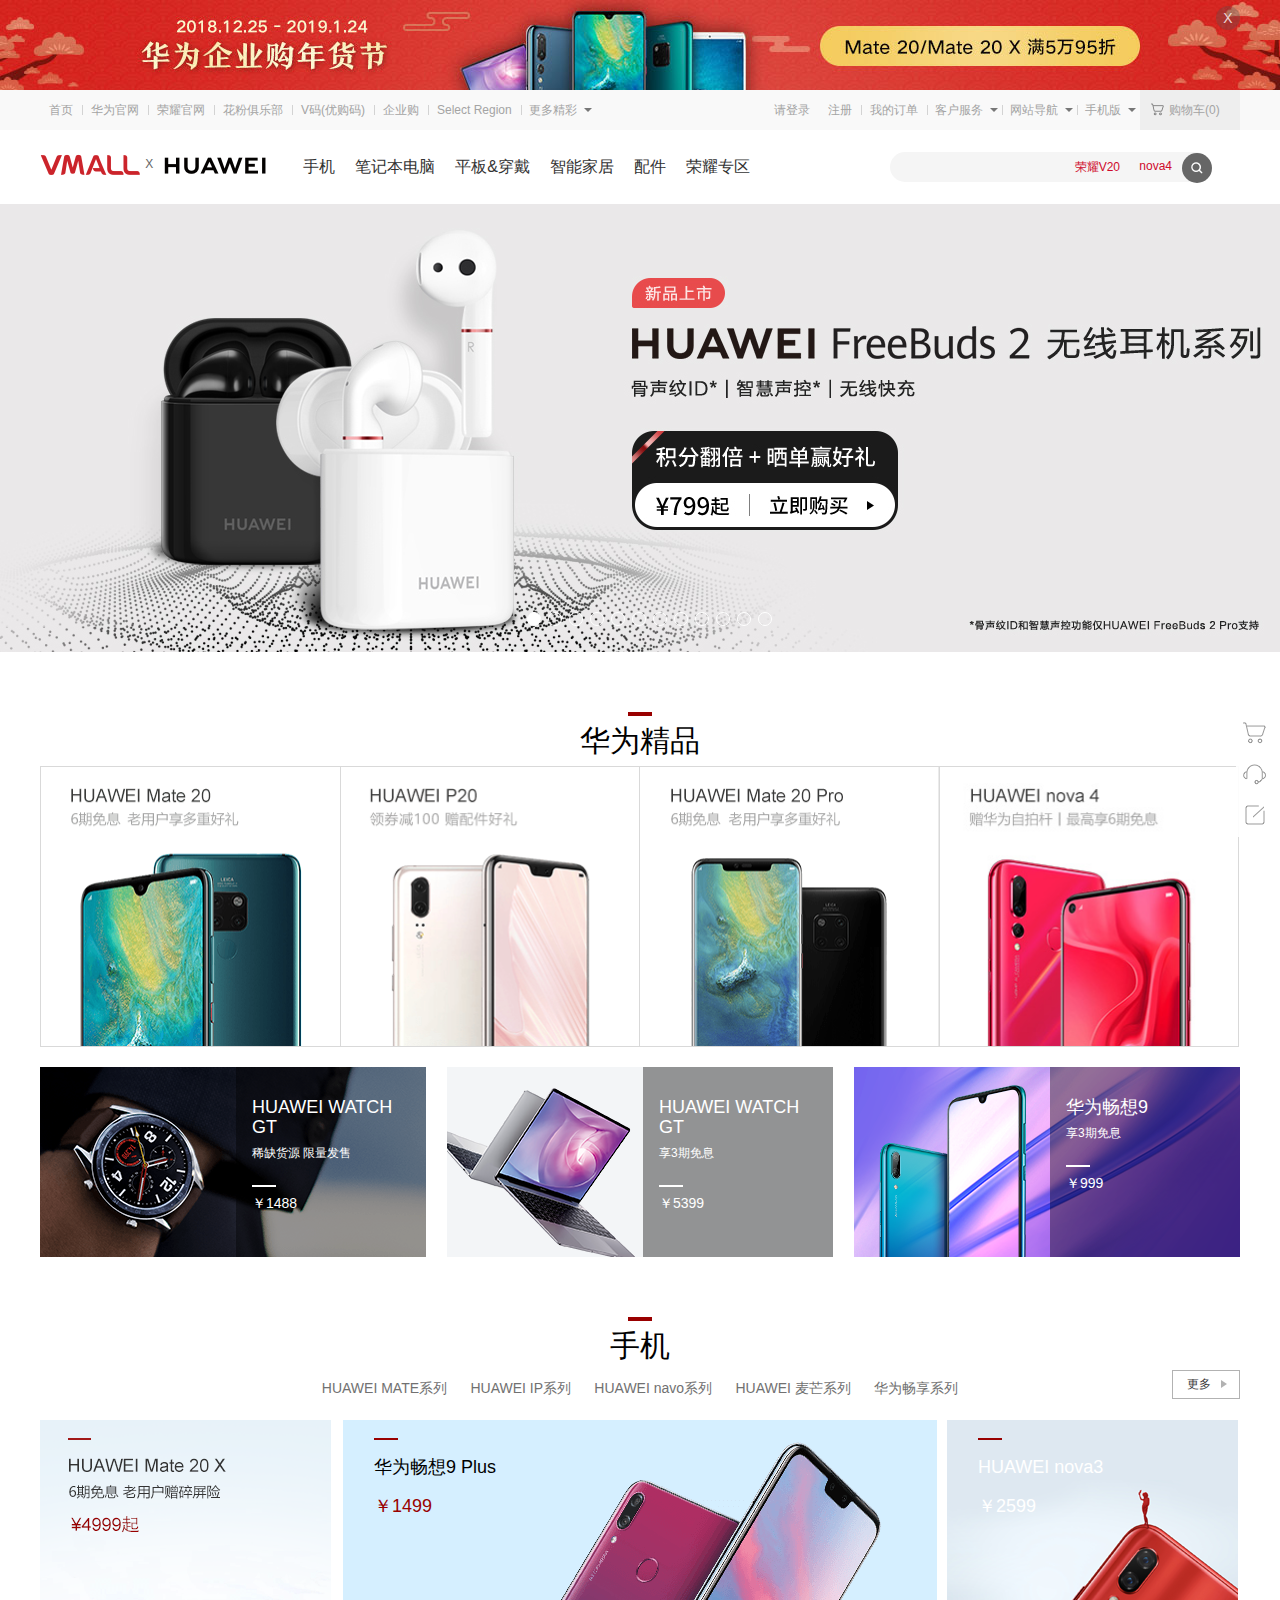
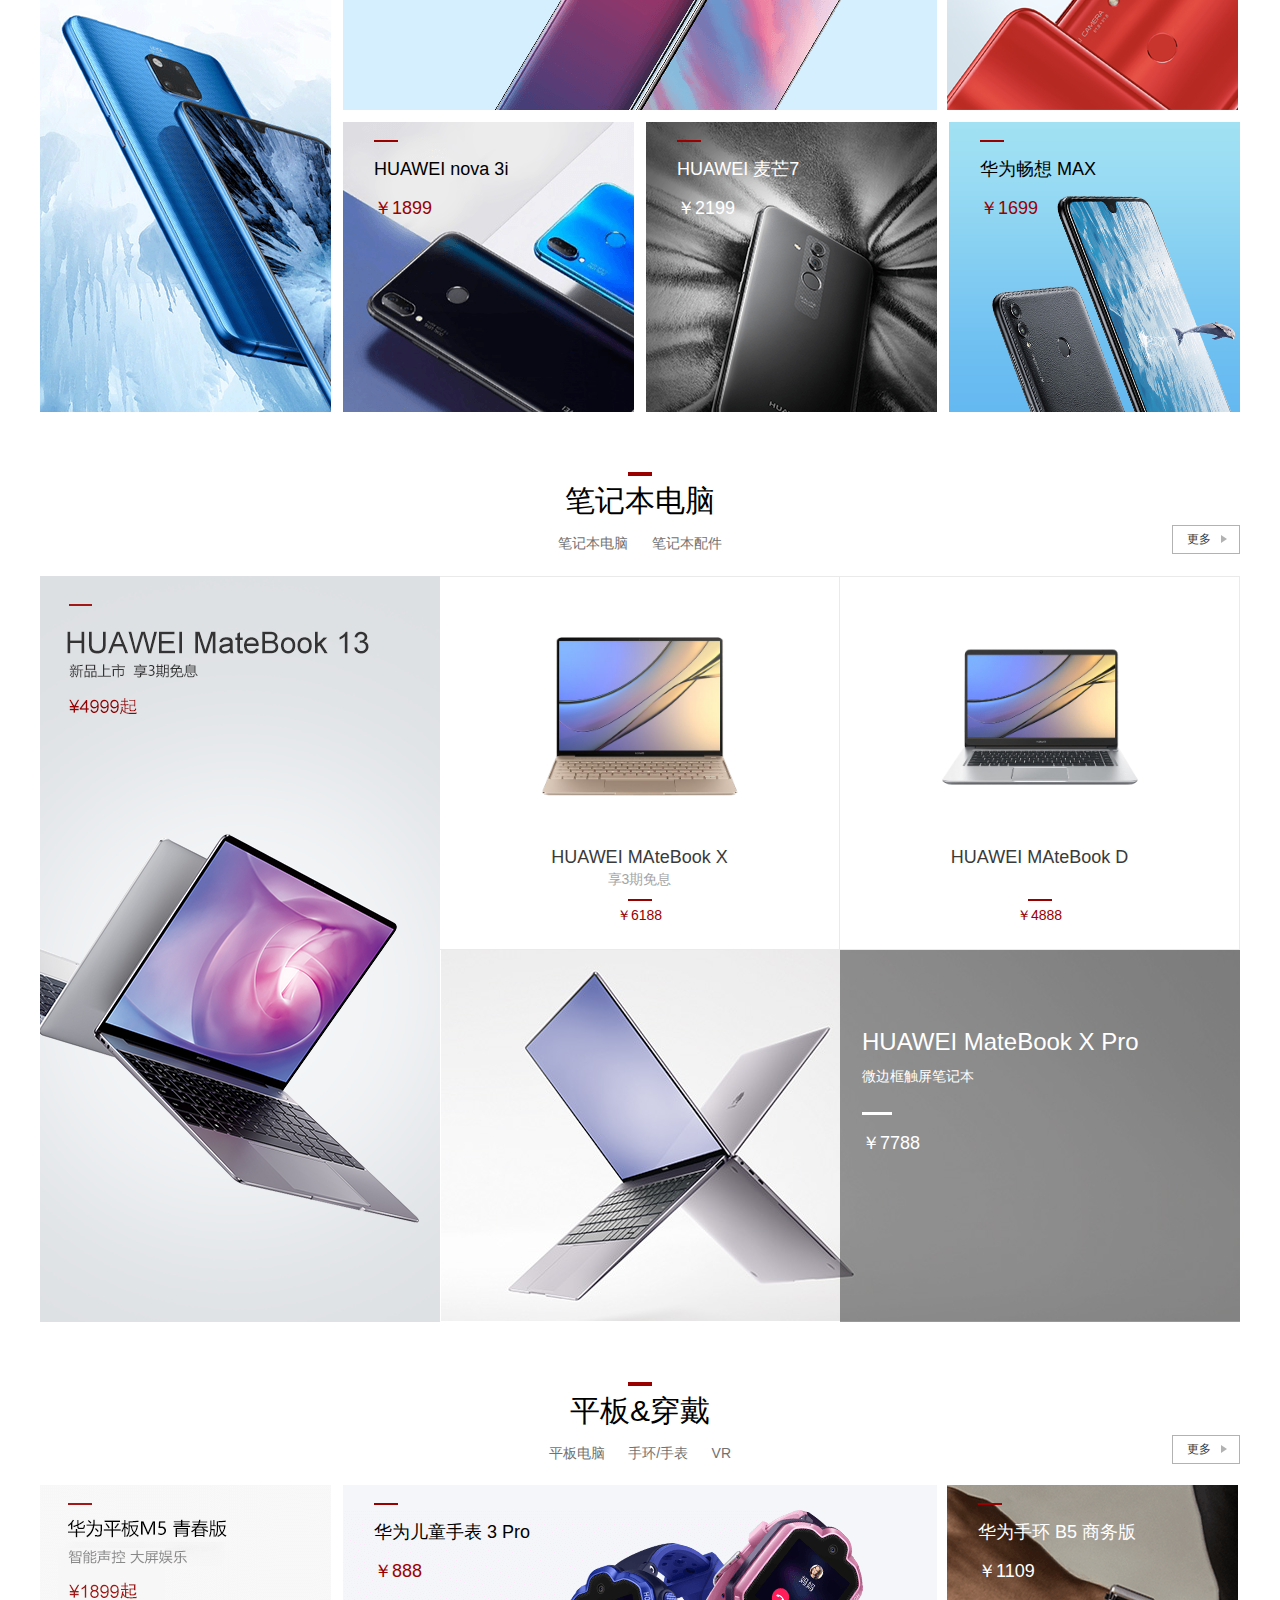
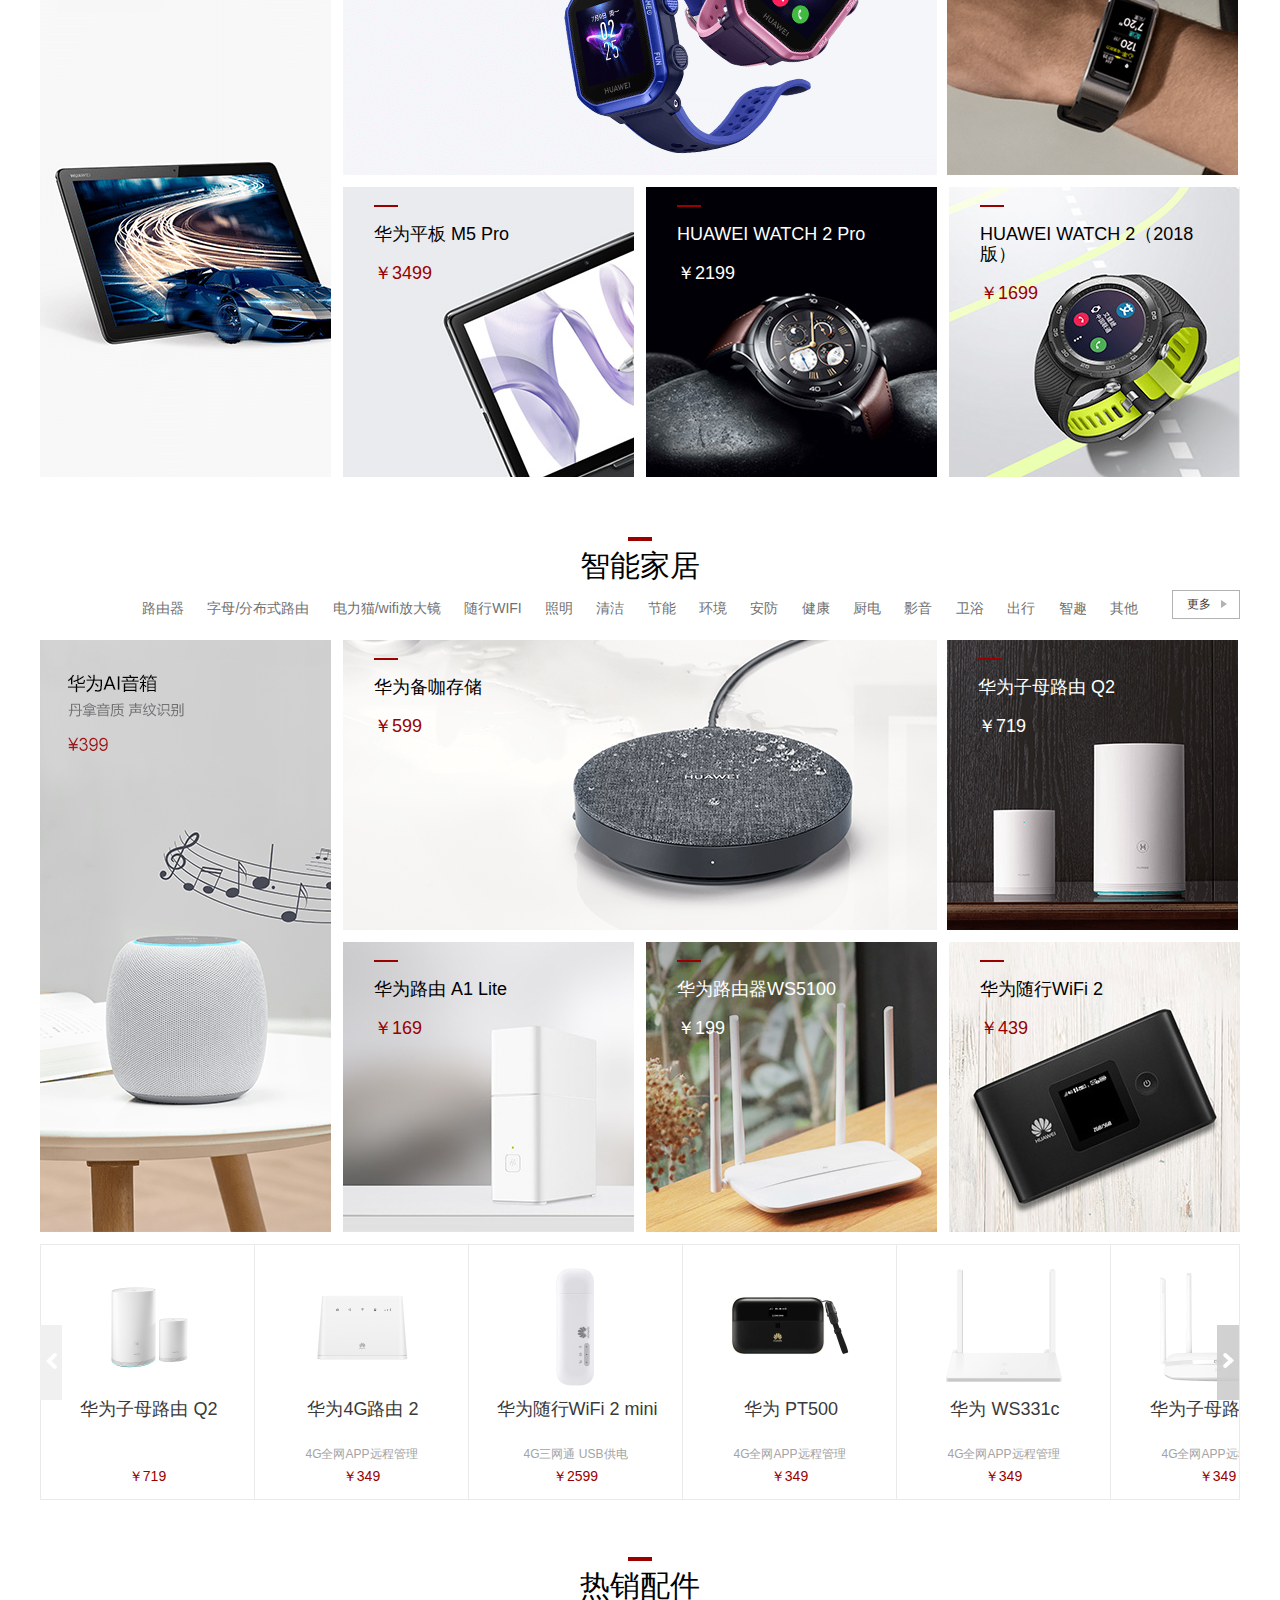
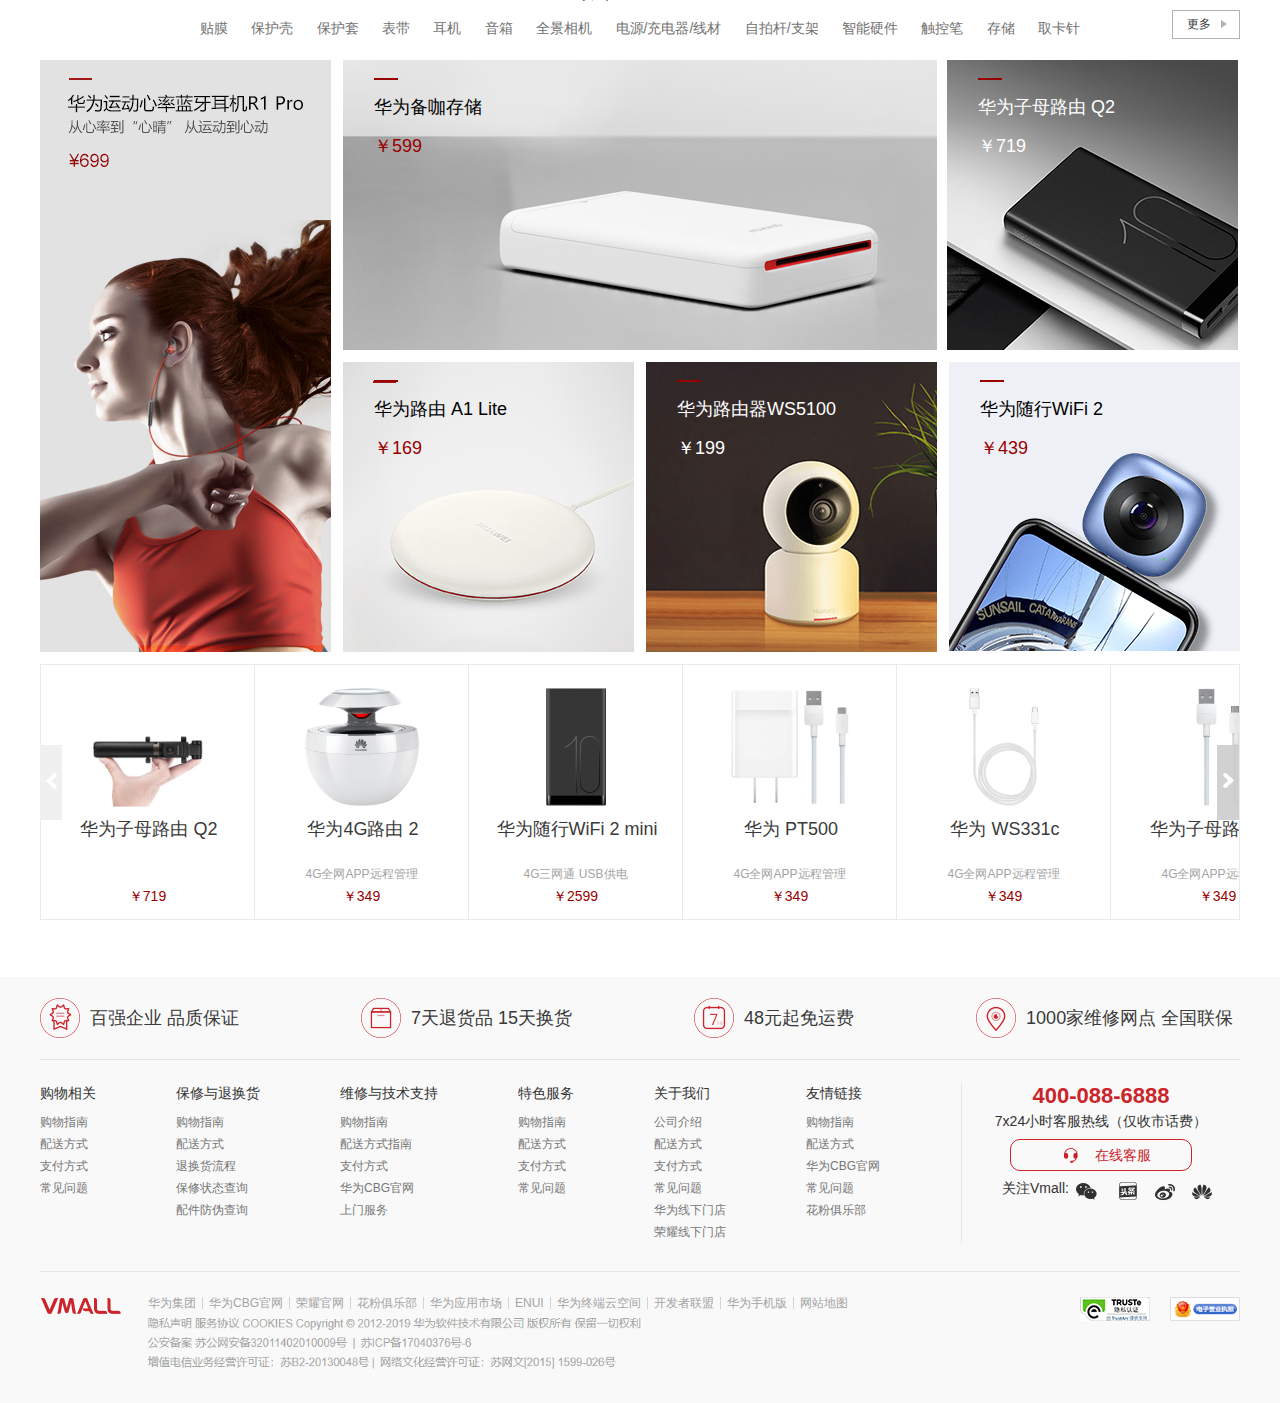
<file: target/info/huaweiPrefecture.html>
<!DOCTYPE html>
<html lang="en">
<head>
	<meta charset="UTF-8">
	<title>【华为专区】华为Mate20、华为P30、P30 Pro、华为Mate20保时捷版、华为nova4系列 – 华为商城</title>
	<link rel="stylesheet" type="text/css" href="css/base.css">
	<link rel="stylesheet" type="text/css" href="commonCss/nav.css">
	<link rel="stylesheet" type="text/css" href="commonCss/footer.css">
	<link rel="stylesheet" type="text/css" href="commonCss/fixedMenu.css">
	<link rel="stylesheet" type="text/css" href="css/huaweiPrefecture.css">
	<link rel="shortcut icon" href="img/index/favicon.ico">
	<script type="text/javascript" src="js/jquery.js"></script>
	<script type="text/javascript" src="js/huaweiPrefecture.js"></script>
</head>
<body>
	<header id="header" class="t">		
		<div id="topAd" class="t">
			<a href="#" title="荣耀" >
				<div id="topAdC" class="c">
						<div id="close">
							<object><a href="#" title="关闭">X</a></object>
						</div>
				</div>
			</a>
		</div>
		<!-- <nav id="navTop" class="t">
			<div id="navTopC" class="c">
				<ul id="navTopLeft" class="l">
					<li class="topLinks" id="indexPage"><a href="index.html">首页</a></li>
					<li class="topLinks"><a href="">华为官网</a></li>
					<li class="topLinks"><a href="">荣耀官网</a></li>
					<li class="topLinks"><a href="">花粉俱乐部</a></li>
					<li class="topLinks"><a href="">V码(优购码)</a></li>
					<li class="topLinks"><a href="">企业购</a></li>
					<li class="topLinks"><a href="">Select Region</a></li></li>
					<li class="topLinks" id="moreWonderful">
						<div class="topNavDropdown" id="moreWonderfulBox">
							<a class="topNavDropdownLink" href="">更多精彩</a>
							<ul id="moreWonderfulMemu">
								<li class="wondefulLink"><a href="">EMUI</a></li>
								<li class="wondefulLink"><a href="">应用市场</a></li>
								<li class="wondefulLink"><a href="">华为终端云空间</a></li>
								<li class="wondefulLink"><a href="">开发者联盟</a></li>
							</ul>
						</div>						
					</li>
				</ul>

				<ul id="navTopRight" class="r">
					<li id="login" class="topLinks"><a  href="login.html">请登录</a></li>
					<li id="register" class="topLinks"><a href="register.html">注册</a></li>
					<li class="topLinks"><a href="">我的订单</a></li>
					<li class="topLinks">
						<div class="topNavDropdown">
							<a class="topNavDropdownLink" href="">客户服务</a>
						</div>
					</li>
					<li class="topLinks">
						<div class="topNavDropdown">
							<a class="topNavDropdownLink" href="">网站导航</a>
						</div>
					</li>
					<li class="topLinks">
						<div class="topNavDropdown">
							<a class="topNavDropdownLink" href="">手机版</a>
						</div>
					</li>
					<li id="buyCarBox" class="topLinks"><a href="" id="buyCarLink">
						购物车(0)
					</a></li>
				</ul>
			</div>
		</nav> -->
		<nav id="navTop" class="t">
				<div id="navTopC" class="c">
					<ul id="navTopLeft" class="l">
						<li class="topLinks" id="indexPage"><a href="index.html">首页</a></li>
						<li class="topLinks"><a href="">华为官网</a></li>
						<li class="topLinks"><a href="">荣耀官网</a></li>
						<li class="topLinks"><a href="">花粉俱乐部</a></li>
						<li class="topLinks"><a href="">V码(优购码)</a></li>
						<li class="topLinks"><a href="">企业购</a></li>
						<li class="topLinks"><a href="">Select Region</a></li></li>
						<li class="topLinks" id="moreWonderful">
							<div class="topNavDropdown" id="moreWonderfulBox">
								<a class="topNavDropdownLink" href="">更多精彩</a>
								<ul class="mySecondMemu" id="moreWonderfulMemu">
									<li class="wondefulLink myLinks"><a href="">EMUI</a></li>
									<li class="myLinks wondefulLink"><a href="">应用市场</a></li>
									<li class="myLinks wondefulLink"><a href="">华为终端云空间</a></li>
									<li class="myLinks wondefulLink"><a href="">开发者联盟</a></li>
								</ul>
							</div>						
						</li>
					</ul>

					<ul id="navTopRight" class="r">
						<li id="login" class="topLinks"><a  href="login.html">请登录</a></li>
						<li id="register" class="topLinks"><a href="register.html">注册</a></li>
						<li class="topLinks"><a href="">我的订单</a></li>
						<li class="topLinks">
							<div class="topNavDropdown">
								<a class="topNavDropdownLink" href="">客户服务</a>
								<ul class="mySecondMemu" id="clientMemu">
									<li class="myLinks serviseLink"><a href="">服务中心</a></li>
									<li class="myLinks serviseLink"><a href="">联系客服</a></li>
								</ul>
							</div>
						</li>
						<li class="topLinks">
							<div class="topNavDropdown">
								<a class="topNavDropdownLink" href="">网站导航</a>
								<div class="mySecondMemu siteNavLink">
									<div>
										<ul>
											<li><img src="img/index/indexLogo.png" alt=""></li>
											<li class="myLinks indexText"><a href="">商城首页</a></li>
										</ul>
									</div>
									<div>
										<p class="myTitle">频道</p>
										<ul>
											<li class="myLinks l"><a href="">华为专区</a></li>
											<li class="myLinks r rightText"><a href="">荣耀专区</a></li>
											<li class="myLinks l"><a href="">企业购</a></li>
										</ul>
									</div>
									<div>
										<p class="myTitle">产品</p>
										<ul>
											<li class="myLinks l"><a href="">手机</a></li>
											<li class="myLinks r rightText"><a href="">智能家居</a></li>
											<li class="myLinks l"><a href="">平板&笔记本</a></li>
											<li class="myLinks r rightText"><a href="">通用配件</a></li>
											<li class="myLinks l"><a href="">智能穿戴</a></li>
											<li class="myLinks r rightText"><a href="">专属配件</a></li>
										</ul>
									</div>

									<div>
										<p class="myTitle">增值服务</p>
										<ul>
											<li class="myLinks l"><a href="">以旧换新</a></li>
											<li class="myLinks r rightText"><a href="">礼品包装</a></li>
											<li class="myLinks l"><a href="">补购保障</a></li>
										</ul>
									</div>


									<div>
										<p class="myTitle">会员</p>
										<ul>
											<li class="myLinks"><a href="">会员频道</a></li>
										</ul>
									</div>

								</div>
							</div>
						</li>
						<li class="topLinks">
							<div class="topNavDropdown">
								<a class="topNavDropdownLink" href="">手机版</a>
								<ul class="mySecondMemu phoneVesion">
									<li class="myLinks"><a href=""><img src="img/index/navPhone01.png" alt=""></a></li>
									<li class="myLinks"><a href=""><img src="img/index/navPhone02.png" alt=""></a></li>
									<li class="myLinks"><a href=""><img src="img/index/navPhone03.png" alt=""></a></li>
								</ul>
							</div>
						</li>
						<li id="buyCarBox" class="topLinks">
							<a href="" id="buyCarLink">
								购物车(0)
							</a>
							<p class="mySecondMemu myBuyCar">
								<img src="img/index/byCar.png" alt="">
							</p>
						</li>
					</ul>
				</div>
		</nav>
		<nav id="navBottom" class="t">			
			<div id="navBottomC" class="c">
				<section id="navBottomLeft">
					<a href="#" title="Vmall.com-华为商城">
							<img class="indexLogo" src="img/huaweiPrefecture/topNavLogo01.png" alt="">
						</a>
						<span id="logoMid">X</span>
						<a href="#" title="Vmall.com-华为商城">
							<img class="indexLogo" src="img/huaweiPrefecture/topNavLogo02.png" alt="">
						</a>
					<ul id="navBottomLinkBox">
						<li id="phoneSelft" class="navBottomLinks">
							<a href="">手机</a>
						</li>
						<li class="navBottomLinks"><a href="goodsList.html">笔记本电脑</a></li>
						<li class="navBottomLinks"><a href="goodsList.html">平板&穿戴</a></li>
						<li class="navBottomLinks"><a href="">智能家居</a></li>
						<li class="navBottomLinks"><a href="">配件</a></li>
						<li class="navBottomLinks"><a href="">荣耀专区</a></li>
					</ul>
				</section>
				<section id="search">
						<input type="text" id="searchBox">
						<a href="" title=""><i id="searchBtn"></i></a>
						<a href="" title="" id="firstSearchText">荣耀V20</a>
						<a href="" title="" id="secondSearchText">nova4</a>
						<div class="searchHistory">
							<p>热门搜索</p>
							<ul>
								<li>华为20i</li>
								<li>HUAWEI P20</li>
								<li>nova 5</li>
								<li>nova</li>
							</ul>
						</div>
				</section>
			</div>
			<!-- 二级菜单 -->
			<div id="phoneSecondMenu" class="t">
				<div id="phoneSecondMenuC" class="c">
					<div id="phoneSecondMenuNav">
						<ul id="phoneNavBox">
							<li class="photoNavText"><a href="">全部手机></a></li>
							<li class="photoNavText"><a href="">荣耀</a></li>
							<li class="photoNavText"><a href="">HUAWEI P系列</a></li>
							<li class="photoNavText"><a href="">荣耀畅玩系列</a></li>
							<li class="photoNavText"><a href="">HUAWEIMATE系列</a></li>
							<li class="photoNavText"><a href="">HUAWEI navo系列</a></li>
							<li class="photoNavText"><a href="">华为畅享系列</a></li>
							<li class="photoNavText"><a href="">HUAWEI 麦芒系列</a></li>
							<li class="photoNavText"><a href="">移动4G+专区</a></li>
						</ul>
					</div>

					<ul id="phoneBox">
						<li class="phonesList">
							<a href="" title="">
								<img src="img/goodsList/secondPhone01.png" alt="">
								<p class="photoName">
								HUAWEI Mate 20</p>
								<p class="photoPrice">￥2399</p>
							</a>
						</li>
						<li class="phonesList">
							<a href="" title="">
								<img src="img/goodsList/secondPhone02.png" alt="">
								<p class="photoName">
								HUAWEI Mate 20</p>
								<p class="photoPrice">￥2399</p>
							</a>
						</li>
						<li class="phonesList">
							<a href="" title="">
								<img src="img/goodsList/secondPhone03.png" alt="">
								<p class="photoName">
								HUAWEI Mate 20</p>
								<p class="photoPrice">￥2399</p>
							</a>
						</li>
						<li class="phonesList">
							<a href="" title="">
								<img src="img/goodsList/secondPhone04.png" alt="">
								<p class="photoName">
								HUAWEI Mate 20</p>
								<p class="photoPrice">￥2399</p>
							</a>
						</li>
						<li class="phonesList">
							<a href="" title="">
								<img src="img/goodsList/secondPhone05.png" alt="">
								<p class="photoName">
								HUAWEI Mate 20</p>
								<p class="photoPrice">￥2399</p>
							</a>
						</li>
						<li class="phonesList">
							<a href="" title="">
								<img src="img/goodsList/secondPhone06.jpg" alt="">
								<p class="photoName">
								HUAWEI Mate 20</p>
								<p class="photoPrice">￥2399</p>
							</a>
						</li>
						<li class="phonesList">
							<a href="" title="">
								<img src="img/goodsList/secondPhone07.png" alt="">
								<p class="photoName">
								HUAWEI Mate 20</p>
								<p class="photoPrice">￥2399</p>
							</a>
						</li>
					</ul>
					
				</div>
			</div>
			
		</nav>
	</header><!-- /header -->

	<main id="main">
		<section id="transpSilder" class="t">
			<ul id="picBox" class="t">
				<li class="silderPic"><a href="#" title=""></a></li>
				<li class="silderPic"><a href="#" title=""></a></li>
				<li class="silderPic"><a href="#" title=""></a></li>
				<li class="silderPic"><a href="#" title=""></a></li>
				<li class="silderPic"><a href="#" title=""></a></li>
				<li class="silderPic"><a href="#" title=""></a></li>
				<li class="silderPic"><a href="#" title=""></a></li>
				<li class="silderPic"><a href="#" title=""></a></li>
				<li class="silderPic"><a href="#" title=""></a></li>
				<li class="silderPic"><a href="#" title=""></a></li>
				<li class="silderPic"><a href="#" title=""></a></li>
				<li class="silderPic"><a href="#" title=""></a></li>
			</ul>

			<div id="BtnsAndSilderNext" class="c">
	        	<ul id="btnBox">
					<li class="silderBtn silderBtnActic"></li>
					<li class="silderBtn"></li>
					<li class="silderBtn"></li>
					<li class="silderBtn"></li>
					<li class="silderBtn"></li>
					<li class="silderBtn"></li>
					<li class="silderBtn"></li>
					<li class="silderBtn"></li>
					<li class="silderBtn"></li>
					<li class="silderBtn"></li>
					<li class="silderBtn"></li>
					<li class="silderBtn"></li>
				</ul>
			</div>
		</section>

		<section id="qualityGoods" class="c mainParts">
			<h2 class="goodsTitle">华为精品</h2>
			<ul id="qualityGoodsTop">
				<li class="topGoods">
					<span></span>
					<a href="goodsDetails.html" title=""><img src="img/huaweiPrefecture/qualityGoods01.png" alt=""></a>					
				</li>
				<li class="topGoods">
					<span></span>
					<a href="" title=""><img src="img/huaweiPrefecture/qualityGoods02.png" alt=""></a>	
				</li>
				<li class="topGoods">
					<span></span>
					<a href="" title=""><img src="img/huaweiPrefecture/qualityGoods03.png" alt=""></a>	
				</li>
				<li class="topGoods">
					<span></span>
					<a href="" title=""><img src="img/huaweiPrefecture/qualityGoods04.jpg" alt=""></a>	
				</li>
			</ul>
			<ul id="qualityGoodsBottom">
				<li class="bottomGoods">
					<a href="" title="">
						<img src="img/huaweiPrefecture/qualityGoods05.png" alt="">
						<div class="bottomGoodsRightBox">
							<p class="goodsName">HUAWEI WATCH GT</p>
							<p class="goodsDescribe">稀缺货源 限量发售</p>
							<p class="goodsPrice">￥1488</p>
						</div>
					</a>
				</li>
				<li class="bottomGoods">
					<a href="" title="">
						<img src="img/huaweiPrefecture/qualityGoods06.png" alt="">
						<div class="bottomGoodsRightBox">
							<p class="goodsName">HUAWEI WATCH GT</p>
							<p class="goodsDescribe">享3期免息</p>
							<p class="goodsPrice">￥5399</p>
						</div>
					</a>
				</li><li class="bottomGoods">
					<a href="" title="">
						<img src="img/huaweiPrefecture/qualityGoods07.png" alt="">
						<div class="bottomGoodsRightBox">
							<p class="goodsName">华为畅想9</p>
							<p class="goodsDescribe">享3期免息</p>
							<p class="goodsPrice">￥999</p>
						</div>
					</a>
				</li>
			</ul>
		</section>

		<section id="mobilePhone" class="c mainParts firstStyle"> 
			<h2 class="goodsTitle">手机</h2>
			<ul class="goodsNav">
				<li><a href="">HUAWEI MATE系列</a></li>
				<li><a href="">HUAWEI IP系列</a></li>
				<li><a href="">HUAWEI navo系列</a></li>
				<li><a href="">HUAWEI 麦芒系列</a></li>
				<li><a href="">华为畅享系列</a></li>
			</ul>
			<div class="moreBtn">
				<a href="" title="">更多</a>
			</div>

			<ul class="mobilePhoneGoodsBox">
				<li class="firstMobile">
					<a href="">
						<img src="img/huaweiPrefecture/mobilePhone01.png" alt="">		
					</a>
				</li>
				<li class="secondMobile">
					<a href="">
						<img src="img/huaweiPrefecture/mobilePhone02.png" alt="">
						<div class="mobilePhoneInf">
							<p class="mobilePhoneName">华为畅想9 Plus</p>
							<p class="mobilePhonePrice">￥1499</p>
						</div>
					</a>
				</li>
				<li class="thirdMobile">
					<a href="">
						<img src="img/huaweiPrefecture/mobilePhone03.png" alt="">
						<div class="mobilePhoneInf fontWhite">
							<p class="mobilePhoneName">HUAWEI nova3</p>
							<p class="mobilePhonePrice">￥2599</p>
						</div>
					</a>
				</li>
				<li class="otherMoblie thirdMobile">
					<a href="">
						<img src="img/huaweiPrefecture/mobilePhone04.png" alt="">
						<div class="mobilePhoneInf">
								<p class="mobilePhoneName">HUAWEI nova 3i</p>
								<p class="mobilePhonePrice">￥1899</p>
							</div>
					</a>
				</li>
				<li class="otherMoblie thirdMobile">
					<a href="">
						<img src="img/huaweiPrefecture/mobilePhone05.png" alt="">
						<div class="mobilePhoneInf fontWhite">
							<p class="mobilePhoneName">HUAWEI 麦芒7</p>
							<p class="mobilePhonePrice">￥2199</p>
						</div>
					</a>
				</li>
				<li class="otherMoblie thirdMobile">
					<a href="">
						<img src="img/huaweiPrefecture/mobilePhone06.png" alt="">
						<div class="mobilePhoneInf">
							<p class="mobilePhoneName">华为畅想 MAX</p>
							<p class="mobilePhonePrice">￥1699</p>
						</div>
					</a>
				</li>
			</ul>
		</section>

		<section id="personalComputer" class="c mainParts">
			<h2 class="goodsTitle">笔记本电脑</h2>
			<ul class="goodsNav">
				<li><a href="">笔记本电脑</a></li>
				<li><a href="">笔记本配件</a></li>
			</ul>
			<div class="moreBtn">
				<a href="" title="">更多</a>
			</div>

			<ul id="personalComputerBox">
				<li id="firstPersonalComputer" class="changeBorder">
					<span></span>
					<a href="" title=""><img src="img/huaweiPrefecture/personalComputer01.png" alt=""></a>					
				</li>
				<li class="secondPersonalComputer changeBorder">
					<span></span>
					<a href="" title="">
						<img src="img/huaweiPrefecture/personalComputer02.png" alt="">
						<p class="personalComputerName">HUAWEI MAteBook X</p>
						<p class="personalComputerDescribe">享3期免息</p>
						<p class="personalComputerPrice">￥6188</p>
					</a>	
				</li>
				<li class="secondPersonalComputer changeBorder">
					<span></span>
					<a href="" title="">
						<img src="img/huaweiPrefecture/personalComputer03.png" alt="">
						<p class="personalComputerName">HUAWEI MAteBook D</p>
						<p class="personalComputerDescribe">&nbsp;</p>
						<p class="personalComputerPrice">￥4888</p>
					</a>	
				</li>
				<li id="thirdPersonalComputer">
					<a href="" title="">
						<img src="img/huaweiPrefecture/personalComputer04.jpg" alt="">
						<div class="bottomGoodsRightBox thirdPersonalComputerRightBox">
							<p class="thirdComputerGoodsName">HUAWEI MateBook X Pro</p>
							<p class="thirdComputerGoodsDescribe">微边框触屏笔记本</p>
							<p class="thirdComputerGoodsPrice">￥7788</p>
						</div>
					</a>	
				</li>
			</ul>
		</section>
		
		<section id="tablePcAndWear" class="c mainParts firstStyle">
			<h2 class="goodsTitle">平板&穿戴</h2>
			<ul class="goodsNav">
				<li><a href="">平板电脑</a></li>
				<li><a href="">手环/手表</a></li>
				<li><a href="">VR</a></li>
			</ul>
			<div class="moreBtn">
				<a href="" title="">更多</a>
			</div>

			<ul class="mobilePhoneGoodsBox">
				<li class="firstMobile">
					<a href="">
						<img src="img/huaweiPrefecture/tablePcAndWear01.png" alt="">	
					</a>
				</li>
				<li class="secondMobile">
					<a href="">
						<img src="img/huaweiPrefecture/tablePcAndWear02.png" alt="">
						<div class="mobilePhoneInf">
							<p class="mobilePhoneName">华为儿童手表 3 Pro</p>
							<p class="mobilePhonePrice">￥888</p>
						</div>
					</a>
				</li>
				<li class="thirdMobile">
					<a href="">
						<img src="img/huaweiPrefecture/tablePcAndWear03.png" alt="">
						<div class="mobilePhoneInf fontWhite">
							<p class="mobilePhoneName">华为手环 B5 商务版</p>
							<p class="mobilePhonePrice">￥1109</p>
						</div>
					</a>
				</li>
				<li class="otherMoblie thirdMobile">
					<a href="">
						<img src="img/huaweiPrefecture/tablePcAndWear04.jpg" alt="">
						<div class="mobilePhoneInf">
								<p class="mobilePhoneName">华为平板 M5 Pro</p>
								<p class="mobilePhonePrice">￥3499</p>
							</div>
					</a>
				</li>
				<li class="otherMoblie thirdMobile">
					<a href="">
						<img src="img/huaweiPrefecture/tablePcAndWear05.jpg" alt="">
						<div class="mobilePhoneInf fontWhite">
							<p class="mobilePhoneName">HUAWEI WATCH 2 Pro</p>
							<p class="mobilePhonePrice">￥2199</p>
						</div>
					</a>
				</li>
				<li class="otherMoblie thirdMobile">
					<a href="">
						<img src="img/huaweiPrefecture/tablePcAndWear06.jpg" alt="">
						<div class="mobilePhoneInf">
							<p class="mobilePhoneName">HUAWEI WATCH 2（2018版）</p>
							<p class="mobilePhonePrice">￥1699</p>
						</div>
					</a>
				</li>
			</ul>
		</section>

		<section id="smartHome" class="c mainParts firstStyle secondStyle">
			<h2 class="goodsTitle">智能家居</h2>
			<ul class="goodsNav">
				<li><a href="">路由器</a></li>
				<li><a href="">字母/分布式路由</a></li>
				<li><a href="">电力猫/wifi放大镜</a></li>
				<li><a href="">随行WIFI</a></li>
				<li><a href="">照明</a></li>
				<li><a href="">清洁</a></li>
				<li><a href="">节能</a></li>
				<li><a href="">环境</a></li>
				<li><a href="">安防</a></li>
				<li><a href="">健康</a></li>
				<li><a href="">厨电</a></li>
				<li><a href="">影音</a></li>
				<li><a href="">卫浴</a></li>
				<li><a href="">出行</a></li>
				<li><a href="">智趣</a></li>
				<li><a href="">其他</a></li>
			</ul>
			<div class="moreBtn">
				<a href="" title="">更多</a>
			</div>

			<ul class="mobilePhoneGoodsBox">
				<li class="firstMobile">
					<a href="">
						<img src="img/huaweiPrefecture/smartHome01.png" alt="">
					</a>
				</li>
				<li class="secondMobile">
					<a href="">
						<img src="img/huaweiPrefecture/smartHome02.png" alt="">
						<div class="mobilePhoneInf">
							<p class="mobilePhoneName">华为备咖存储</p>
							<p class="mobilePhonePrice">￥599</p>
						</div>
					</a>
				</li>
				<li class="thirdMobile">
					<a href="">
						<img src="img/huaweiPrefecture/smartHome03.png" alt="">
						<div class="mobilePhoneInf fontWhite">
							<p class="mobilePhoneName">华为子母路由 Q2</p>
							<p class="mobilePhonePrice">￥719</p>
						</div>
					</a>
				</li>
				<li class="otherMoblie thirdMobile">
					<a href="">
						<img src="img/huaweiPrefecture/smartHome04.jpg" alt="">
						<div class="mobilePhoneInf">
								<p class="mobilePhoneName">华为路由 A1 Lite</p>
								<p class="mobilePhonePrice">￥169</p>
							</div>
					</a>
				</li>
				<li class="otherMoblie thirdMobile">
					<a href="">
						<img src="img/huaweiPrefecture/smartHome05.jpg" alt="">
						<div class="mobilePhoneInf fontWhite">
							<p class="mobilePhoneName">华为路由器WS5100</p>
							<p class="mobilePhonePrice">￥199</p>
						</div>
					</a>
				</li>
				<li class="otherMoblie thirdMobile">
					<a href="">
						<img src="img/huaweiPrefecture/smartHome06.jpg" alt="">
						<div class="mobilePhoneInf">
							<p class="mobilePhoneName">华为随行WiFi 2</p>
							<p class="mobilePhonePrice">￥439</p>
						</div>
					</a>
				</li>
			</ul>

			<div id="smartHomeSlider" class="goodsSilder">
				<ul id="smartHomeSliderBox" class="goodsSilderBox">
					<li>
						<a href="">
							<span></span>
							<img src="img/huaweiPrefecture/smartHomeLittle01.png" alt="">
							<p class="smartHomeName">华为子母路由 Q2</p>
							<p class="smartHomeDescribe">&nbsp;</p>
							<p class="smartHomePrice">￥719</p>
						</a>
					</li>
					<li>
						<a href="">
							<span></span>
							<img src="img/huaweiPrefecture/smartHomeLittle02.png" alt="">
							<p class="smartHomeName">华为4G路由 2</p>
							<p class="smartHomeDescribe">4G全网APP远程管理</p>
							<p class="smartHomePrice">￥349</p>
						</a>
					</li>
					<li>
						<a href="">
							<span></span>
							<img src="img/huaweiPrefecture/smartHomeLittle03.jpg" alt="">
							<p class="smartHomeName">华为随行WiFi 2 mini</p>
							<p class="smartHomeDescribe">4G三网通 USB供电</p>
							<p class="smartHomePrice">￥2599</p>
						</a>
					</li>
					<li>
						<a href="">
							<span></span>
							<img src="img/huaweiPrefecture/smartHomeLittle04.jpg" alt="">
							<p class="smartHomeName">华为 PT500</p>
							<p class="smartHomeDescribe">4G全网APP远程管理</p>
							<p class="smartHomePrice">￥349</p>
						</a>
					</li>
					<li>
						<a href="">
							<span></span>
							<img src="img/huaweiPrefecture/smartHomeLittle05.jpg" alt="">
							<p class="smartHomeName">华为 WS331c</p>
							<p class="smartHomeDescribe">4G全网APP远程管理</p>
							<p class="smartHomePrice">￥349</p>
						</a>
					</li>
					<li>
						<a href="">
							<span></span>
							<img src="img/huaweiPrefecture/smartHomeLittle06.jpg" alt="">
							<p class="smartHomeName">华为子母路由 Q2</p>
							<p class="smartHomeDescribe">4G全网APP远程管理</p>
							<p class="smartHomePrice">￥349</p>
						</a>
					</li>
					<li>
						<a href="">
							<span></span>
							<img src="img/huaweiPrefecture/smartHomeLittle07.jpg" alt="">
							<p class="smartHomeName">华为 PT500</p>
							<p class="smartHomeDescribe">4G全网APP远程管理</p>
							<p class="smartHomePrice">￥349</p>
						</a>
					</li>
					<li>
						<a href="">
							<span></span>
							<img src="img/huaweiPrefecture/smartHomeLittle08.jpg" alt="">
							<p class="smartHomeName">华为子母路由 Q2</p>
							<p class="smartHomeDescribe">&nbsp;</p>
							<p class="smartHomePrice">￥719</p>
						</a>
					</li>
					<li>
						<a href="">
							<span></span>
							<img src="img/huaweiPrefecture/smartHomeLittle09.jpg" alt="">
							<p class="smartHomeName">华为子母路由 Q2</p>
							<p class="smartHomeDescribe">4G全网APP远程管理</p>
							<p class="smartHomePrice">￥349</p>
						</a>
					</li>
					<li>
						<a href="">
							<span></span>
							<img src="img/huaweiPrefecture/smartHomeLittle10.jpg" alt="">
							<p class="smartHomeName">华为子母路由 Q2</p>
							<p class="smartHomeDescribe">&nbsp;</p>
							<p class="smartHomePrice">￥719</p>
						</a>
					</li>
				</ul>
				<div class="sliderBtns sliderBtnsDisabled before"><span class="left"></span></div>
				<div class="sliderBtns next"><span class="right"></span></div>
			</div>
		</section>

		<section id="hotParts" class="c mainParts firstStyle secondStyle">
			<h2 class="goodsTitle">热销配件</h2>
			<ul class="goodsNav">
				<li><a href="">贴膜</a></li>
				<li><a href="">保护壳</a></li>
				<li><a href="">保护套</a></li>
				<li><a href="">表带</a></li>
				<li><a href="">耳机</a></li>
				<li><a href="">音箱</a></li>
				<li><a href="">全景相机</a></li>
				<li><a href="">电源/充电器/线材</a></li>
				<li><a href="">自拍杆/支架</a></li>
				<li><a href="">智能硬件</a></li>
				<li><a href="">触控笔</a></li>
				<li><a href="">存储</a></li>
				<li><a href="">取卡针</a></li>
			</ul>
			<div class="moreBtn">
				<a href="" title="">更多</a>
			</div>

			<ul class="mobilePhoneGoodsBox">
				<li class="firstMobile">
					<a href="">
						<img src="img/huaweiPrefecture/hotParts01.jpg" alt="">
					</a>
				</li>
				<li class="secondMobile">
					<a href="">
						<img src="img/huaweiPrefecture/hotParts02.png" alt="">
						<div class="mobilePhoneInf">
							<p class="mobilePhoneName">华为备咖存储</p>
							<p class="mobilePhonePrice">￥599</p>
						</div>
					</a>
				</li>
				<li class="thirdMobile">
					<a href="">
						<img src="img/huaweiPrefecture/hotParts03.png" alt="">
						<div class="mobilePhoneInf fontWhite">
							<p class="mobilePhoneName">华为子母路由 Q2</p>
							<p class="mobilePhonePrice">￥719</p>
						</div>
					</a>
				</li>
				<li class="otherMoblie thirdMobile">
					<a href="">
						<img src="img/huaweiPrefecture/hotParts04.png" alt="">
						<div class="mobilePhoneInf">
								<p class="mobilePhoneName">华为路由 A1 Lite</p>
								<p class="mobilePhonePrice">￥169</p>
							</div>
					</a>
				</li>
				<li class="otherMoblie thirdMobile">
					<a href="">
						<img src="img/huaweiPrefecture/hotParts05.png" alt="">
						<div class="mobilePhoneInf fontWhite">
							<p class="mobilePhoneName">华为路由器WS5100</p>
							<p class="mobilePhonePrice">￥199</p>
						</div>
					</a>
				</li>
				<li class="otherMoblie thirdMobile">
					<a href="">
						<img src="img/huaweiPrefecture/hotParts06.png" alt="">
						<div class="mobilePhoneInf">
							<p class="mobilePhoneName">华为随行WiFi 2</p>
							<p class="mobilePhonePrice">￥439</p>
						</div>
					</a>
				</li>
			</ul>

			<div id="hotPartsSlider" class="goodsSilder">
				<ul id="hotPartsSliderBox" class="goodsSilderBox">
					<li>
						<a href="">
							<span></span>
							<img src="img/huaweiPrefecture/hotPartsLittle01.jpg" alt="">
							<p class="smartHomeName">华为子母路由 Q2</p>
							<p class="smartHomeDescribe">&nbsp;</p>
							<p class="smartHomePrice">￥719</p>
						</a>
					</li>
					<li>
						<a href="">
							<span></span>
							<img src="img/huaweiPrefecture/hotPartsLittle02.png" alt="">
							<p class="smartHomeName">华为4G路由 2</p>
							<p class="smartHomeDescribe">4G全网APP远程管理</p>
							<p class="smartHomePrice">￥349</p>
						</a>
					</li>
					<li>
						<a href="">
							<span></span>
							<img src="img/huaweiPrefecture/hotPartsLittle03.jpg" alt="">
							<p class="smartHomeName">华为随行WiFi 2 mini</p>
							<p class="smartHomeDescribe">4G三网通 USB供电</p>
							<p class="smartHomePrice">￥2599</p>
						</a>
					</li>
					<li>
						<a href="">
							<span></span>
							<img src="img/huaweiPrefecture/hotPartsLittle04.jpg" alt="">
							<p class="smartHomeName">华为 PT500</p>
							<p class="smartHomeDescribe">4G全网APP远程管理</p>
							<p class="smartHomePrice">￥349</p>
						</a>
					</li>
					<li>
						<a href="">
							<span></span>
							<img src="img/huaweiPrefecture/hotPartsLittle05.jpg" alt="">
							<p class="smartHomeName">华为 WS331c</p>
							<p class="smartHomeDescribe">4G全网APP远程管理</p>
							<p class="smartHomePrice">￥349</p>
						</a>
					</li>
					<li>
						<a href="">
							<span></span>
							<img src="img/huaweiPrefecture/hotPartsLittle06.jpg" alt="">
							<p class="smartHomeName">华为子母路由 Q2</p>
							<p class="smartHomeDescribe">4G全网APP远程管理</p>
							<p class="smartHomePrice">￥349</p>
						</a>
					</li>
					<li>
						<a href="">
							<span></span>
							<img src="img/huaweiPrefecture/hotPartsLittle07.png" alt="">
							<p class="smartHomeName">华为 PT500</p>
							<p class="smartHomeDescribe">4G全网APP远程管理</p>
							<p class="smartHomePrice">￥349</p>
						</a>
					</li>
					<li>
						<a href="">
							<span></span>
							<img src="img/huaweiPrefecture/hotPartsLittle08.png" alt="">
							<p class="smartHomeName">华为子母路由 Q2</p>
							<p class="smartHomeDescribe">&nbsp;</p>
							<p class="smartHomePrice">￥719</p>
						</a>
					</li>
				</ul>
				<div class="sliderBtns sliderBtnsDisabled before"><span class="left"></span></div>
				<div class="sliderBtns next"><span class="right"></span></div>
			</div>
		</section>
	</main>



	<footer id="footer" class="t">
		<section id="slogan" class="c">
			<ul id="sloganBox">
				<li class="sloganInf"><a href="">
					<i class="sloganIcon"></i>
					<span class="sloganText">百强企业 品质保证</span>
				</a></li>
				<li class="sloganInf"><a href="">
					<i class="sloganIcon"></i>
					<span class="sloganText">7天退货品 15天换货</span>
				</a></li>
				<li class="sloganInf"><a href="">
					<i class="sloganIcon"></i>
					<span class="sloganText">48元起免运费</span>
				</a></li>
				<li class="sloganInf"><a href="">
					<i class="sloganIcon"></i>
					<span class="sloganText">1000家维修网点 全国联保</span>
				</a></li>
			</ul>
		</section>

		<section id="serviceContainer" class="c">
			<div id="serviceLeft" class="l">
				<ul class="serviceTextBox l">
					<li class="serviceText">购物相关</li>
					<li class="serviceText"><a href="">购物指南</a></li>
					<li class="serviceText"><a href="">配送方式</a></li>
					<li class="serviceText"><a href="">支付方式</a></li>
					<li class="serviceText"><a href="">常见问题</a></li>
				</ul>
				<ul class="serviceTextBox l">
					<li class="serviceText">保修与退换货</li>
					<li class="serviceText"><a href="">购物指南</a></li>
					<li class="serviceText"><a href="">配送方式</a></li>
					<li class="serviceText"><a href="">退换货流程</a></li>
					<li class="serviceText"><a href="">保修状态查询</a></li>
					<li class="serviceText"><a href="">配件防伪查询</a></li>
				</ul>
				<ul class="serviceTextBox l">
					<li class="serviceText">维修与技术支持</li>
					<li class="serviceText"><a href="">购物指南</a></li>
					<li class="serviceText"><a href="">配送方式指南</a></li>
					<li class="serviceText"><a href="">支付方式</a></li>
					<li class="serviceText"><a href="">华为CBG官网</a></li>
					<li class="serviceText"><a href="">上门服务</a></li>
				</ul>
				<ul class="serviceTextBox l">
					<li class="serviceText">特色服务</li>
					<li class="serviceText"><a href="">购物指南</a></li>
					<li class="serviceText"><a href="">配送方式</a></li>
					<li class="serviceText"><a href="">支付方式</a></li>
					<li class="serviceText"><a href="">常见问题</a></li>
				</ul>
				<ul class="serviceTextBox l">
					<li class="serviceText">关于我们</li>
					<li class="serviceText"><a href="">公司介绍</a></li>
					<li class="serviceText"><a href="">配送方式</a></li>
					<li class="serviceText"><a href="">支付方式</a></li>
					<li class="serviceText"><a href="">常见问题</a></li>
					<li class="serviceText"><a href="">华为线下门店</a></li>
					<li class="serviceText"><a href="">荣耀线下门店</a></li>
				</ul>
				<ul class="serviceTextBox l">
					<li class="serviceText">友情链接</li>
					<li class="serviceText"><a href="">购物指南</a></li>
					<li class="serviceText"><a href="">配送方式</a></li>
					<li class="serviceText"><a href="">华为CBG官网</a></li>
					<li class="serviceText"><a href="">常见问题</a></li>
					<li class="serviceText"><a href="">花粉俱乐部</a></li>
				</ul>
			</div>

			<div id="serviceRight" class="r">
				<p id="phoneNum">400-088-6888</p>
				<p class="serviceRightState">7x24小时客服热线（仅收市话费）</p>
				<p id="serviceRightlittleBox"><a href="" title="">
					<i></i><span>在线客服</span>
				</a></p>
				<p class="serviceRightState">
					<span class="l">关注Vmall:</span>	
					<a class="serviceRightStateIcon" href="" title=""><i></i></a>
					<a class="serviceRightStateIcon" href="" title=""><i></i></a>
					<a class="serviceRightStateIcon" href="" title=""><i></i></a>
					<a class="serviceRightStateIcon" href="" title=""><i></i></a>
				</p>
			</div>
		</section>

		<section class="c" id="bottomFooter">
			<img src="img/index/bottomLogo_VMALL.png" alt="">

			<div class="l" id="bottomFooterMid">
				<ul class="bottomFooterList" id="bottomFooterListTitle">
					<li id="firstBottomFooterList"><a href="">华为集团</a></li>
					<li><a href="">华为CBG官网</a></li>
					<li><a href="">荣耀官网</a></li>
					<li><a href="">花粉俱乐部</a></li>
					<li><a href="">华为应用市场</a></li>
					<li><a href="">ENUI</a></li>
					<li><a href="">华为终端云空间</a></li>
					<li><a href="">开发者联盟</a></li>
					<li><a href="">华为手机版</a></li>
					<li><a href="">网站地图</a></li>
				</ul>
				<img src="img/index/footerText.png" alt="">
			</div>

			<p id="bottomFooterRight">
				<a href="" title=""><img src="img/index/footer_yinsirengzheng.jpg" alt=""></a>
				<a href="" title=""><img src="img/index/footer_yingyezhizhao.png" alt=""></a>
			</p>

		</section>
	</footer>

	<section id="fixedMune" class="t">
		<a class="fixedMuneLinks" href="#" title="">
			<i class="fixedMuneTips">购物车</i>
		</a>
		<a class="fixedMuneLinks" href="#" title="">
			<i class="fixedMuneTips">在线客服</i>
		</a>
		<a class="fixedMuneLinks" href="#" title="">
			<i class="fixedMuneTips">意见反馈</i>
		</a>
		<a id="goTop" class="fixedMuneLinks" href="#" title="">
			<i class="fixedMuneTips">返回顶部</i>
		</a>
	</section>

</body>
</html>
</file>
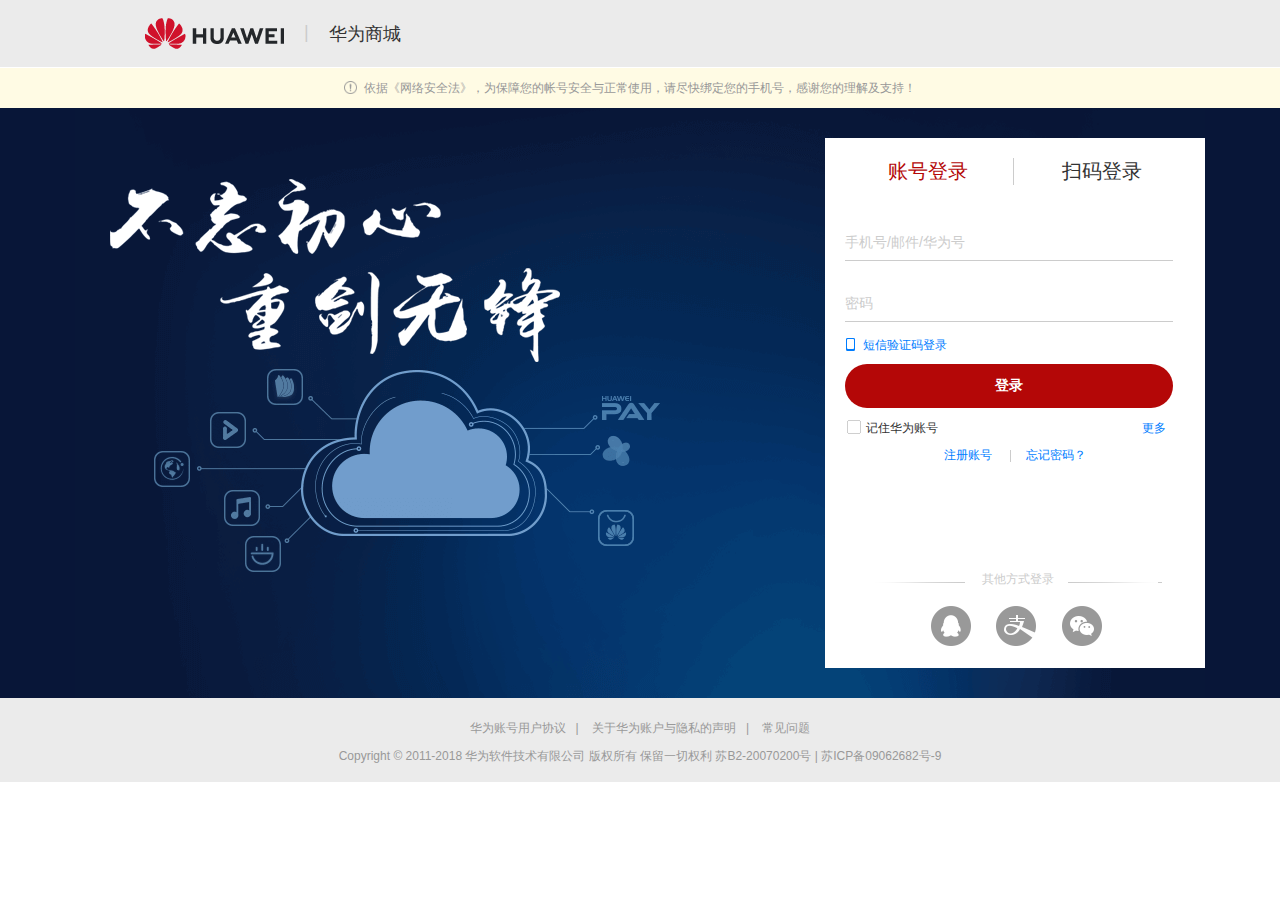
<file: target/info/login.html>
<!DOCTYPE html>
<html lang="en">
<head>
	<meta charset="UTF-8">
	<title>华为帐号-登录</title>
	<link rel="stylesheet" type="text/css" href="css/base.css">
	<link rel="stylesheet" type="text/css" href="css/login.css">
	<link rel="shortcut icon" href="img/index/favicon.ico">

	<script type="text/javascript" src="js/jquery-2.0.3.min.js"></script>
	<script type="text/javascript" src="js/login.js"></script>


	<script type="text/javascript">
        $(function(){//先将文档加载进来
            $("#loginBtn").click(function(){ //注册按钮点击事件
                $.ajax({
                    url:"/login",
                    type:"post",
                    data:$("#myform").serialize(),
                    dataType:"json",
                    success:function(response){
                        if(response.code == 200){//登录成功
                            //将登录后信息存在浏览器本地，跳转到登录后首页可以获取。
                            sessionStorage.setItem("user",response.data.user_tel);
                            var users = sessionStorage.getItem('user');
                            window.location.href = "/index.html";
                        }
                        if(response.code == 500){
                            alert(response.msg)
                        }
                    }
                })

            });
        })
	</script>
</head>
<body>
	<header id="header" class="t">
		<div id="headerC" class="c">
			<img src="img/loginAndRegister/loginLogo.png" alt="">
			<span>|</span>
			<a href="index.html" title=""><i id="headerTitle">华为商城</i></a>
		</div>
	</header><!-- /header -->

	<main id="mian">
		<section id="tipsBox" class="t">
			<span>依据《网络安全法》，为保障您的帐号安全与正常使用，请尽快绑定您的手机号，感谢您的理解及支持！</span>
		</section>
		<section id="mainPage" class="t">
			<div id="mainPageC">
				<div class="loginBox">
					<p id="loginTitle">
						<span class="loginStyle" id="acountLogin">账号登录</span>
						<span class="loginStyle" id="scanLogin">扫码登录</span>
					</p>

					<div id="acountLoginBox">
						<p id="errorTipsBox">
							<i id="errorIcon"></i>
							<span id="errorTips"></span>
						</p>

						<form id="myform">
						<p id="account">
							<input id="accountInput" type="text" name="user_tel" placeholder="手机号/邮件/华为号">
						</p>
						<p id="passwd">
							<input id="passwdInput" type="password" name="user_pwd" placeholder="密码">
						</p>

						<p id="messageLoginTips">
							<a class="tipsText" href="" title="短信验证码登录">
								<i id="phoneIcon"></i>&nbsp; 短信验证码登录
							</a>
						</p>
						<p>
							<!--<button id="loginBtn">登录</button>-->
							<input type="button" id="loginBtn" value="登录">
						</p>
						</form>

						<label id="remember">
							<i id="rememberCheckBox"></i>
							<a id="rememberHuaWeiC" href="" title="">记住华为账号</a>
							<a id="more" class="tipsText" href="" title="更多">
								更多
							</a>
						</label>

						<p id="bottomText">
							<a id="loginTips" class="tipsText bottomTips" href="register.html" title="">注册账号</a>
							<a class="tipsText bottomTips" href="" title="">忘记密码？</a>
						</p>

						<p id="otherWays">
							<span id="leftLine" class="line"></span>
							<span id="otherWaysText"> 其他方式登录 </span>
							<span id="rightLine" class="line"></span>
						</p>
						<p id="botomIcons">
							<a href="" title=""><span class="botomLogo" id="qq"></span></a>
							<a href="" title=""><span class="botomLogo" id="alipay"></span></a>
							<a href="" title=""><span class="botomLogo" id="weChat"></span></a>
						</p>
					</div>

					<div id="scanLoginBox">
						<div id="hoverArear">
							<div id="codeBox">
								<img src="img/loginAndRegister/code.png" alt="">
							</div>
							<div id="phoneIconBox">
								<img src="img/loginAndRegister/phone.png" alt="">
							</div>
						</div>

						<div id="bottomTipsBox">
							<p>使用
								<span class="tipsText">华为移动服务APP</span>
								扫一扫
							</p>
							<p>若您使用华为手机，请进入“设置”>“华为帐号”扫码登录。</p>
						</div>
					</div>
				</div>
			</div>
		</section>
	</main>

	<footer id="footer" class="t">
		<p>
			<a href="" title="">华为账号用户协议</a><em>|</em>
			<a href="" title="">关于华为账户与隐私的声明</a><em>|</em>
			<a href="" title="">常见问题</a>
		</p>
		<p id="declaration">Copyright © 2011-2018  华为软件技术有限公司  版权所有  保留一切权利  苏B2-20070200号 | 苏ICP备09062682号-9
		</p>
	</footer>
</body>
</html>
</file>
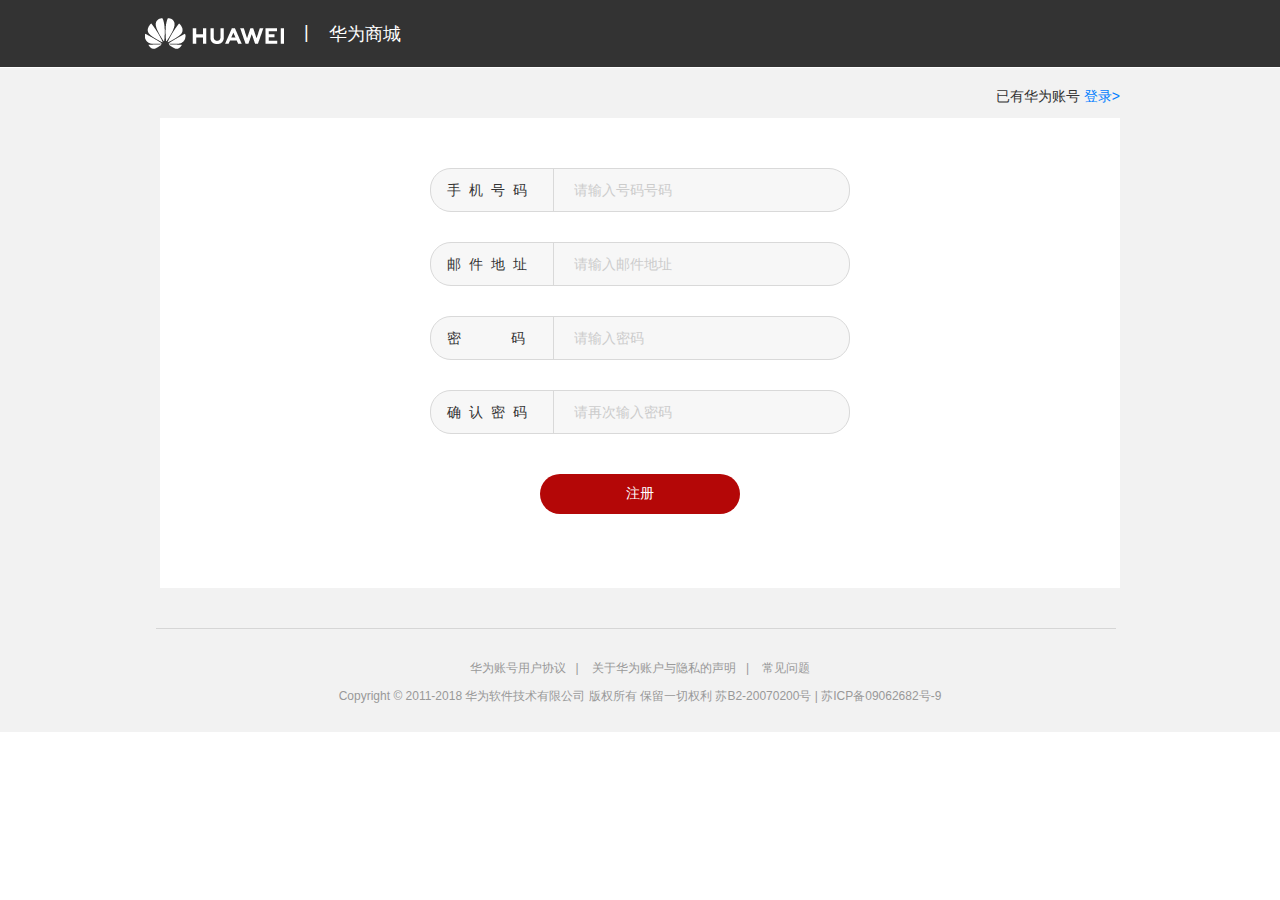
<file: target/info/register.html>
<!DOCTYPE html>
<html lang="en">
<head>
	<meta charset="UTF-8">
	<title>注册_华为帐号</title>
	<link rel="stylesheet" type="text/css" href="css/base.css">
	<link rel="stylesheet" type="text/css" href="css/register.css">
	<link rel="shortcut icon" href="img/index/favicon.ico">
	<script type="text/javascript" src="js/jquery-2.0.3.min.js"></script>
	<script type="text/javascript" src="js/jquery.js"></script>
	<!--<script type="text/javascript" src="js/register.js"></script>-->
	<!--引入jQuery插件-->


	<script type="text/javascript">
		$(function () {  //先将文档加载进来
			$("#registerBtn").click(function () { //注册按钮点击事件
				var user_tel=$("input[name=user_tel]").val();
				var user_email=$("input[name=user_email]").val();
				var user_pwd=$("input[name=user_pwd]").val();
				var user={user_tel:user_tel,user_email:user_email,user_pwd:user_pwd};


				//ajax请求，异步提交
				$.ajax({
					url:"/register", //提交地址
					type:"post",  //提交方式
					data:user, //提交数据
					dataType:"json", //响应类型json\html\script\txt
					success:function (response) { //回调函数
							if(response.code === 200){

							    //登录成功跳转
                                alert(response.msg);
							   window.location.href="/login.html";

							}
							if(response.code === 500){
							    alert(response.msg)
							}
                    }
				})

            })
        })
	</script>
</head>
<body>
	<header id="header" class="t">
		<div id="headerC" class="c">
			<img src="img/loginAndRegister/registerLogo.png" alt="">
			<span>|</span>
			<a href="index.html" title=""><span id="headerTitle">华为商城</span></a>
		</div>
	</header><!-- /header -->

	<main id="main" class="t">

		<div id="mianC" class="c">
			<span id="loginTips">已有华为账号&nbsp;<a href="login.html" title="登录">登录></a></span>
			<div class="inputBox">
				<div class="inputKind" id="phoneNum">
					手机号码
				</div>
				<input id="phoneNumInput" class="input" type="text" name="user_tel" placeholder="请输入号码号码">
			</div>
			<p class="errorTips" id="phoneNumTips">
			</p>

			<div class="inputBox">
				<div class="inputKind" id="email">
					邮件地址
				</div>
				<input id="emailInput" class="input" type="text" name="user_email" placeholder="请输入邮件地址">
			</div>
			<p class="errorTips" id="emailTips">

			</p>

			<div class="inputBox">
				<div class="inputKind" id="passwd">
					密&nbsp;码
				</div>
				<input id="passwdInput" class="input" type="password" name="user_pwd" placeholder="请输入密码">
			</div>
			<p class="errorTips" id="passwdTips">

			</p>

			<div class="inputBox">
				<div class="inputKind" id="againPasswd">
					确认密码
				</div>
				<input id="againPasswdInput" class="input" type="password" name="" placeholder="请再次输入密码">
			</div>
			<p class="errorTips" id="againPasswdTips">

			</p>

			<p id="registerBtnBox">
				<button  type="submit" id="registerBtn">注册</button>
			</p>
		</div>
	</main>

	<footer id="footer" class="t">
		<div class="c" id="footerC">
			<p>
				<a href="" title="">华为账号用户协议</a><em>|</em>
				<a href="" title="">关于华为账户与隐私的声明</a><em>|</em>
				<a href="" title="">常见问题</a>
			</p>
			<p id="declaration">Copyright © 2011-2018  华为软件技术有限公司  版权所有  保留一切权利  苏B2-20070200号 | 苏ICP备09062682号-9
			</p>
		</div>

	</footer>
</body>
</html>
</file>
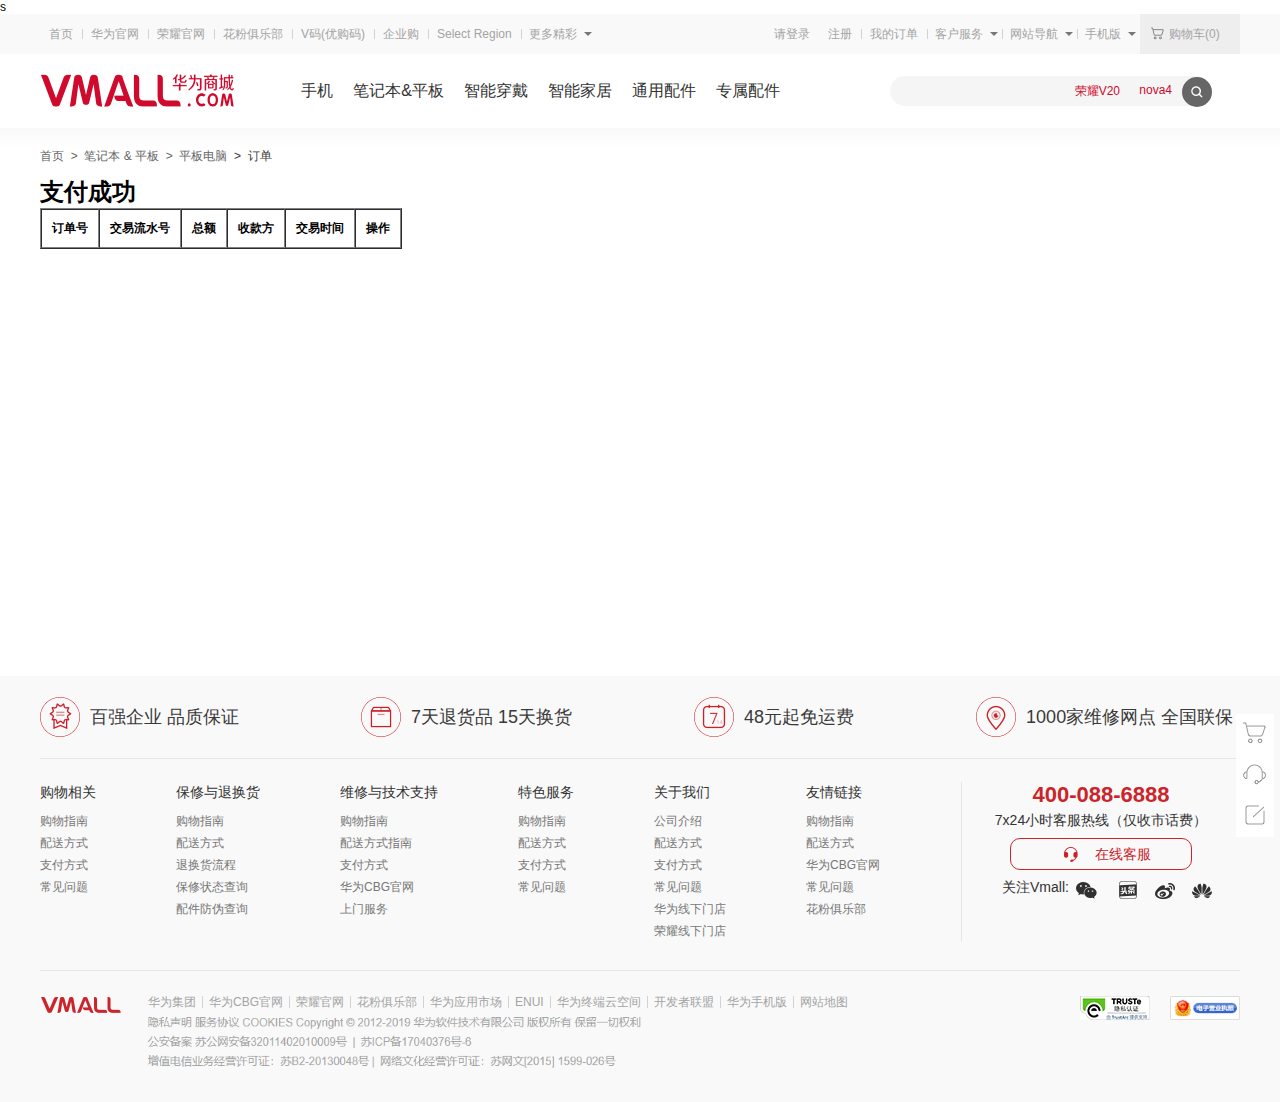
<file: src/main/webapp/return_url.html>
<!DOCTYPE html>
<html lang="en">
<head>
    <meta charset="UTF-8">
    <title>订单</title>
    <link rel="stylesheet" type="text/css" href="css/order.css">
    <link rel="stylesheet" type="text/css" href="commonCss/nav.css">
    <link rel="stylesheet" type="text/css" href="commonCss/footer.css">s
    <link rel="stylesheet" type="text/css" href="commonCss/fixedMenu.css">
    <link rel="stylesheet" type="text/css" href="css/goodsDetails.css">
    <link rel="shortcut icon" href="img/index/favicon.ico">
    <script type="text/javascript" src="js/jquery-2.0.3.min.js"></script>
    <script type="text/javascript">
        //        var str = location.href; //获取到整个地址
        //        var num = str.indexOf("=");
        //        var id = str.substr(num + 1,1); //获取商品ID
        //        var gnum = str.lastIndexOf("=");
        //        var godsnum = str.substr(gnum + 1);  //获取商品数量
        $(function () {

            //方法二：
            (function ($) {
                $.getUrlParam = function (name) {
                    var reg = new RegExp("(^|&)" + name + "=([^&]*)(&|$)");
                    var r = window.location.search.substr(1).match(reg);
                    if (r != null) return unescape(r[2]); return null;
                }
            })(jQuery);

            //方法二：
            var out_trade_no = $.getUrlParam('out_trade_no');//商户网站唯一订单号。
            var total_amount = $.getUrlParam('total_amount');//总额
            var trade_no = $.getUrlParam('trade_no');///交易流水号
            var seller_id = $.getUrlParam('seller_id');///收款方
            var timestamp = $.getUrlParam('timestamp').replace("+"," ");///交易时间

            $("#mytable tbody").append(`
               <td>${out_trade_no}</td>
                <td>${trade_no}</td>
                <td>${total_amount}</td>
                <td>${seller_id}</td>
                <td>${timestamp}</td>
                <td>退款</td>
            `)


        });
    </script>
</head>
<body>
<header id="header" class="t">
    <nav id="navTop" class="t">
        <div id="navTopC" class="c">
            <ul id="navTopLeft" class="l">
                <li class="topLinks" id="indexPage"><a href="index.html">首页</a></li>
                <li class="topLinks"><a href="">华为官网</a></li>
                <li class="topLinks"><a href="">荣耀官网</a></li>
                <li class="topLinks"><a href="">花粉俱乐部</a></li>
                <li class="topLinks"><a href="">V码(优购码)</a></li>
                <li class="topLinks"><a href="">企业购</a></li>
                <li class="topLinks"><a href="">Select Region</a></li></li>
                <li class="topLinks" id="moreWonderful">
                    <div class="topNavDropdown" id="moreWonderfulBox">
                        <a class="topNavDropdownLink" href="">更多精彩</a>
                        <ul class="mySecondMemu" id="moreWonderfulMemu">
                            <li class="wondefulLink myLinks"><a href="">EMUI</a></li>
                            <li class="myLinks wondefulLink"><a href="">应用市场</a></li>
                            <li class="myLinks wondefulLink"><a href="">华为终端云空间</a></li>
                            <li class="myLinks wondefulLink"><a href="">开发者联盟</a></li>
                        </ul>
                    </div>
                </li>
            </ul>

            <ul id="navTopRight" class="r">
                <li id="login" class="topLinks"><a  href="login.html">请登录</a></li>
                <li id="register" class="topLinks"><a href="register.html">注册</a></li>
                <li class="topLinks"><a href="">我的订单</a></li>
                <li class="topLinks">
                    <div class="topNavDropdown">
                        <a class="topNavDropdownLink" href="">客户服务</a>
                        <ul class="mySecondMemu" id="clientMemu">
                            <li class="myLinks serviseLink"><a href="">服务中心</a></li>
                            <li class="myLinks serviseLink"><a href="">联系客服</a></li>
                        </ul>
                    </div>
                </li>
                <li class="topLinks">
                    <div class="topNavDropdown">
                        <a class="topNavDropdownLink" href="">网站导航</a>
                        <div class="mySecondMemu siteNavLink">
                            <div>
                                <ul>
                                    <li><img src="img/index/indexLogo.png" alt=""></li>
                                    <li class="myLinks indexText"><a href="">商城首页</a></li>
                                </ul>
                            </div>
                            <div>
                                <p class="myTitle">频道</p>
                                <ul>
                                    <li class="myLinks l"><a href="">华为专区</a></li>
                                    <li class="myLinks r rightText"><a href="">荣耀专区</a></li>
                                    <li class="myLinks l"><a href="">企业购</a></li>
                                </ul>
                            </div>
                            <div>
                                <p class="myTitle">产品</p>
                                <ul>
                                    <li class="myLinks l"><a href="">手机</a></li>
                                    <li class="myLinks r rightText"><a href="">智能家居</a></li>
                                    <li class="myLinks l"><a href="">平板&笔记本</a></li>
                                    <li class="myLinks r rightText"><a href="">通用配件</a></li>
                                    <li class="myLinks l"><a href="">智能穿戴</a></li>
                                    <li class="myLinks r rightText"><a href="">专属配件</a></li>
                                </ul>
                            </div>

                            <div>
                                <p class="myTitle">增值服务</p>
                                <ul>
                                    <li class="myLinks l"><a href="">以旧换新</a></li>
                                    <li class="myLinks r rightText"><a href="">礼品包装</a></li>
                                    <li class="myLinks l"><a href="">补购保障</a></li>
                                </ul>
                            </div>


                            <div>
                                <p class="myTitle">会员</p>
                                <ul>
                                    <li class="myLinks"><a href="">会员频道</a></li>
                                </ul>
                            </div>

                        </div>
                    </div>
                </li>
                <li class="topLinks">
                    <div class="topNavDropdown">
                        <a class="topNavDropdownLink" href="">手机版</a>
                        <ul class="mySecondMemu phoneVesion">
                            <li class="myLinks"><a href=""><img src="img/index/navPhone01.png" alt=""></a></li>
                            <li class="myLinks"><a href=""><img src="img/index/navPhone02.png" alt=""></a></li>
                            <li class="myLinks"><a href=""><img src="img/index/navPhone03.png" alt=""></a></li>
                        </ul>
                    </div>
                </li>
                <li id="buyCarBox" class="topLinks">
                    <a href="" id="buyCarLink">
                        购物车(0)
                    </a>
                    <p class="mySecondMemu myBuyCar">
                        <img src="img/index/byCar.png" alt="">
                    </p>
                </li>
            </ul>
        </div>
    </nav>
    <nav id="navBottom" class="t">
        <div id="navBottomC" class="c">
            <section id="navBottomLeft">
                <a href="#" title="Vmall.com-华为商城">
                    <img id="indexLogo" src="img/index/logo.png" alt="">
                </a>
                <ul id="navBottomLinkBox">
                    <li id="phoneSelft" class="navBottomLinks">
                        <a href="">手机</a>
                    </li>
                    <li class="navBottomLinks"><a href="goodsList.html">笔记本&平板</a></li>
                    <li class="navBottomLinks"><a href="">智能穿戴</a></li>
                    <li class="navBottomLinks"><a href="">智能家居</a></li>
                    <li class="navBottomLinks"><a href="">通用配件</a></li>
                    <li class="navBottomLinks"><a href="">专属配件</a></li>
                </ul>
            </section>
            <section id="search">
                <input type="text" id="searchBox">
                <a href="" title=""><i id="searchBtn"></i></a>
                <a href="" title="" id="firstSearchText">荣耀V20</a>
                <a href="" title="" id="secondSearchText">nova4</a>
                <div class="searchHistory">
                    <p>热门搜索</p>
                    <ul>
                        <li>华为20i</li>
                        <li>HUAWEI P20</li>
                        <li>nova 5</li>
                        <li>nova</li>
                    </ul>
                </div>
            </section>
        </div>
        <!-- 二级菜单 -->
        <div id="phoneSecondMenu" class="t">
            <div id="phoneSecondMenuC" class="c">
                <div id="phoneSecondMenuNav">
                    <ul id="phoneNavBox">
                        <li class="photoNavText"><a href="">全部手机></a></li>
                        <li class="photoNavText"><a href="">荣耀</a></li>
                        <li class="photoNavText"><a href="">HUAWEI P系列</a></li>
                        <li class="photoNavText"><a href="">荣耀畅玩系列</a></li>
                        <li class="photoNavText"><a href="">HUAWEIMATE系列</a></li>
                        <li class="photoNavText"><a href="">HUAWEI navo系列</a></li>
                        <li class="photoNavText"><a href="">华为畅享系列</a></li>
                        <li class="photoNavText"><a href="">HUAWEI 麦芒系列</a></li>
                        <li class="photoNavText"><a href="">移动4G+专区</a></li>
                    </ul>
                </div>

                <ul id="phoneBox">
                    <li class="phonesList">
                        <a href="" title="">
                            <img src="img/goodsList/secondPhone01.png" alt="">
                            <p class="photoName">
                                HUAWEI Mate 20</p>
                            <p class="photoPrice">￥2399</p>
                        </a>
                    </li>
                    <li class="phonesList">
                        <a href="" title="">
                            <img src="img/goodsList/secondPhone02.png" alt="">
                            <p class="photoName">
                                HUAWEI Mate 20</p>
                            <p class="photoPrice">￥2399</p>
                        </a>
                    </li>
                    <li class="phonesList">
                        <a href="" title="">
                            <img src="img/goodsList/secondPhone03.png" alt="">
                            <p class="photoName">
                                HUAWEI Mate 20</p>
                            <p class="photoPrice">￥2399</p>
                        </a>
                    </li>
                    <li class="phonesList">
                        <a href="" title="">
                            <img src="img/goodsList/secondPhone04.png" alt="">
                            <p class="photoName">
                                HUAWEI Mate 20</p>
                            <p class="photoPrice">￥2399</p>
                        </a>
                    </li>
                    <li class="phonesList">
                        <a href="" title="">
                            <img src="img/goodsList/secondPhone05.png" alt="">
                            <p class="photoName">
                                HUAWEI Mate 20</p>
                            <p class="photoPrice">￥2399</p>
                        </a>
                    </li>
                    <li class="phonesList">
                        <a href="" title="">
                            <img src="img/goodsList/secondPhone06.jpg" alt="">
                            <p class="photoName">
                                HUAWEI Mate 20</p>
                            <p class="photoPrice">￥2399</p>
                        </a>
                    </li>
                    <li class="phonesList">
                        <a href="" title="">
                            <img src="img/goodsList/secondPhone07.png" alt="">
                            <p class="photoName">
                                HUAWEI Mate 20</p>
                            <p class="photoPrice">￥2399</p>
                        </a>
                    </li>
                </ul>

            </div>
        </div>
    </nav>
</header><!-- /header -->

<main id="main" class="t">
    <section id="mianNav" class="c">
        <a href="#" title="">首页</a>
        <a href="goodsList.html" title="">&nbsp;>&nbsp;&nbsp;笔记本 & 平板</a>
        <a href="" title="">&nbsp;>&nbsp;&nbsp;平板电脑</a>
        <span>&nbsp;>&nbsp;&nbsp;订单</span>
    </section>

    <section id="goodDetailsTop" class="c">
<h1>支付成功</h1>
        <table id="mytable" border="1"  cellspacing="0" cellpadding="10" >
            <thead>
            <tr>
                <th>订单号</th>
                <th>交易流水号</th>
                <th>总额</th>
                <th>收款方</th>
                <th>交易时间</th>
                <th>操作</th>
            </tr>
            </thead>
            <tbody>
            <tr>
            </tr>
            </tbody>
        </table>

    </section>

</main>

<footer id="footer" class="t">
    <section id="slogan" class="c">
        <ul id="sloganBox">
            <li class="sloganInf"><a href="">
                <i class="sloganIcon"></i>
                <span class="sloganText">百强企业 品质保证</span>
            </a></li>
            <li class="sloganInf"><a href="">
                <i class="sloganIcon"></i>
                <span class="sloganText">7天退货品 15天换货</span>
            </a></li>
            <li class="sloganInf"><a href="">
                <i class="sloganIcon"></i>
                <span class="sloganText">48元起免运费</span>
            </a></li>
            <li class="sloganInf"><a href="">
                <i class="sloganIcon"></i>
                <span class="sloganText">1000家维修网点 全国联保</span>
            </a></li>
        </ul>
    </section>

    <section id="serviceContainer" class="c">
        <div id="serviceLeft" class="l">
            <ul class="serviceTextBox l">
                <li class="serviceText">购物相关</li>
                <li class="serviceText"><a href="">购物指南</a></li>
                <li class="serviceText"><a href="">配送方式</a></li>
                <li class="serviceText"><a href="">支付方式</a></li>
                <li class="serviceText"><a href="">常见问题</a></li>
            </ul>
            <ul class="serviceTextBox l">
                <li class="serviceText">保修与退换货</li>
                <li class="serviceText"><a href="">购物指南</a></li>
                <li class="serviceText"><a href="">配送方式</a></li>
                <li class="serviceText"><a href="">退换货流程</a></li>
                <li class="serviceText"><a href="">保修状态查询</a></li>
                <li class="serviceText"><a href="">配件防伪查询</a></li>
            </ul>
            <ul class="serviceTextBox l">
                <li class="serviceText">维修与技术支持</li>
                <li class="serviceText"><a href="">购物指南</a></li>
                <li class="serviceText"><a href="">配送方式指南</a></li>
                <li class="serviceText"><a href="">支付方式</a></li>
                <li class="serviceText"><a href="">华为CBG官网</a></li>
                <li class="serviceText"><a href="">上门服务</a></li>
            </ul>
            <ul class="serviceTextBox l">
                <li class="serviceText">特色服务</li>
                <li class="serviceText"><a href="">购物指南</a></li>
                <li class="serviceText"><a href="">配送方式</a></li>
                <li class="serviceText"><a href="">支付方式</a></li>
                <li class="serviceText"><a href="">常见问题</a></li>
            </ul>
            <ul class="serviceTextBox l">
                <li class="serviceText">关于我们</li>
                <li class="serviceText"><a href="">公司介绍</a></li>
                <li class="serviceText"><a href="">配送方式</a></li>
                <li class="serviceText"><a href="">支付方式</a></li>
                <li class="serviceText"><a href="">常见问题</a></li>
                <li class="serviceText"><a href="">华为线下门店</a></li>
                <li class="serviceText"><a href="">荣耀线下门店</a></li>
            </ul>
            <ul class="serviceTextBox l">
                <li class="serviceText">友情链接</li>
                <li class="serviceText"><a href="">购物指南</a></li>
                <li class="serviceText"><a href="">配送方式</a></li>
                <li class="serviceText"><a href="">华为CBG官网</a></li>
                <li class="serviceText"><a href="">常见问题</a></li>
                <li class="serviceText"><a href="">花粉俱乐部</a></li>
            </ul>
        </div>

        <div id="serviceRight" class="r">
            <p id="phoneNum">400-088-6888</p>
            <p class="serviceRightState">7x24小时客服热线（仅收市话费）</p>
            <p id="serviceRightlittleBox"><a href="" title="">
                <i></i><span>在线客服</span>
            </a></p>
            <p class="serviceRightState">
                <span class="l">关注Vmall:</span>
                <a class="serviceRightStateIcon" href="" title=""><i></i></a>
                <a class="serviceRightStateIcon" href="" title=""><i></i></a>
                <a class="serviceRightStateIcon" href="" title=""><i></i></a>
                <a class="serviceRightStateIcon" href="" title=""><i></i></a>
            </p>
        </div>
    </section>

    <section class="c" id="bottomFooter">
        <img src="img/index/bottomLogo_VMALL.png" alt="">

        <div class="l" id="bottomFooterMid">
            <ul class="bottomFooterList" id="bottomFooterListTitle">
                <li id="firstBottomFooterList"><a href="">华为集团</a></li>
                <li><a href="">华为CBG官网</a></li>
                <li><a href="">荣耀官网</a></li>
                <li><a href="">花粉俱乐部</a></li>
                <li><a href="">华为应用市场</a></li>
                <li><a href="">ENUI</a></li>
                <li><a href="">华为终端云空间</a></li>
                <li><a href="">开发者联盟</a></li>
                <li><a href="">华为手机版</a></li>
                <li><a href="">网站地图</a></li>
            </ul>
            <img src="img/index/footerText.png" alt="">
        </div>

        <p id="bottomFooterRight">
            <a href="" title=""><img src="img/index/footer_yinsirengzheng.jpg" alt=""></a>
            <a href="" title=""><img src="img/index/footer_yingyezhizhao.png" alt=""></a>
        </p>

    </section>
</footer>

<section id="fixedMune" class="t">
    <a class="fixedMuneLinks" href="#" title="">
        <i class="fixedMuneTips">购物车</i>
    </a>
    <a class="fixedMuneLinks" href="#" title="">
        <i class="fixedMuneTips">在线客服</i>
    </a>
    <a class="fixedMuneLinks" href="#" title="">
        <i class="fixedMuneTips">意见反馈</i>
    </a>
    <a id="goTop" class="fixedMuneLinks" href="#" title="">
        <i class="fixedMuneTips">返回顶部</i>
    </a>
</section>
</body>
</html>
</file>
<file: target/info/css/base.css>
body,ol,ul,h1,h2,h3,h4,h5,h6,p,th,td,dl,dd,form,fieldset,legend,input,textarea,select{margin:0;padding:0}
body{font:12px "微软雅黑","Arial Narrow",HELVETICA;background:#fff;}
a{color:#172c45;text-decoration:none} 
a:hover{color:#CF0A2C;text-decoration:none} 
em,i{font-style:normal}   li{list-style:none}
img{border:0;vertical-align:middle}
table{border-collapse:collapse;border-spacing:0}
p{word-wrap:break-word}
.t{ width: 100%; }
.c{width: 1200px;margin: 0 auto;}
.l{float: left;}
.r{float: right;}
</file>
<file: target/info/commonCss/nav.css>
/* navTop */
#navTop {
	height: 40px;
	background-color: #f9f9f9;
}
.topLinks {
	float: left;
	position: relative;
}
.topLinks::before {
	content: "";
    width: 1px;
    height: 10px;
    display: block;
    position: absolute;
    top: 15px;
    left: 0;
    background: #d3d3d3;
}
#indexPage::before,
#login::before,
#register::before,
#buyCarBox::before {
	content: '';
	width: 0px;
	height: 0px;
}
.topLinks a {
	float: left;
	margin: 15px 0;
	height: 10px;
	color: #a4a4a4;
	font-size: 12px;
	line-height: 10px;
	padding: 0 9px;
}
.topNavDropdown {
    position: relative;
    margin: 0 -1px;
    height: 40px;
    z-index: 300;
}
.topNavDropdown a {
	position: relative;
	padding-right: 20px;
}
.topNavDropdownLink::before {
	content: "";
    width: 0;
    height: 0;
    display: block;
    border-left: 4px solid transparent;
    border-right: 4px solid transparent;
    border-top: 4px solid #777;
    position: absolute;
    top: 3px;
    right: 5px;
}
.topNavDropdown:hover, #buyCarBox:hover {
	background-color: white;
    box-shadow: 0 2px 36px 0 rgba(0,0,0,0.07);
}
.topNavDropdown:hover .topNavDropdownLink,
#buyCarBox:hover #buyCarLink
 {
	color: #cb242b;
}
.topNavDropdown:hover .topNavDropdownLink::before {
	border-bottom: 4px solid #cb242b;
    border-top: 0;
}
#buyCarBox {
	width: 80px;
	padding-left: 20px;
	background-color: #A0A0A01E;
}
#buyCarBox::before {
	content: "";
    width: 14px;
    height: 14px;
    display: block;
    position: absolute;
    top: 12px;
    left: 10px;
    background: url(../img/index/icon-header.png) no-repeat;
}
.topNavDropdown:hover .mySecondMemu,
#buyCarBox:hover .mySecondMemu  {
	display: block;
}
.topNavDropdown:hover .topNavDropdown::after {
	background-color: white;
}
.topNavDropdown::after {
	display: block;
	content: '';
	width: 77px;
	height: 5px;
	position: absolute;
	bottom: -1px;
	background-color: transparent;
	z-index: 300;
}
.mySecondMemu {
	position: absolute;	
	background-color: white;
	z-index: 1;
	border-radius: 8px 0 8px 8px;
	display: none;
	box-shadow: 0 2px 2px 0 rgba(0,0,0,0.07);
}
#moreWonderfulMemu {
	height: 146px;
	width: 119px;
	top: 40px;
	left: -42px;
}
#clientMemu {
	height: 70px;
	width: 77px;
	top: 40px;
	left: 0px;
}
.myLinks a {
	display: inline-block;
	margin: 0 auto;
	color: #a4a4a4;
	text-align: center; 
	font-size: 12px;
}
.wondefulLink a  {
	width: 100px;
	padding-top: 20px;
}
.serviseLink {
	width: 77px;
    height: 20px;
    padding-top: 10px;
    padding-left: 5px;
}
#navBottom {
	height: 74px;
	background-color: white;
	position: relative;
}
#navBottomLeft {
	height: 40.8px;
	width: 760px;
	margin: 17px 0;
	float: left;
}
#search {
	height: 30px;
	width: 320px;
	margin: 22px 30px 0 22px;
	float: right;
	position: relative;
}
#indexLogo {
	width: 205px;
	height: 40.8px;
}
#navBottomLinkBox {
	float: right;
	line-height: 40.8px;
}
.navBottomLinks {
	float: left;
	margin-right: 20px;
}
.navBottomLinks img {
	width: 74px;
	height: 24px;
}
.navBottomLinks a {
	font-size: 16px;
	color: #333;
}
.navBottomLinks:hover {
	border-bottom: 1.5px solid #CF0A2C;
}
.noRedBorder:hover {
	border-bottom: 1.5px solid #FFFFFF00;
}
#searchBox {
	height: 30px;
	width: 310px;
	background-color: #f5f5f5;
	border: none;
	outline: none;
	padding-left: 10px;
	border-radius: 60px;	
}
#searchBox:hover {
	border: 1px solid #DDD;
}
#searchBtn {
	display: block;
	height: 30px;
	width: 30px;
	background-image: url(../img/index/icon-header.png);
	background-position: 0 -21px;
    background-color: #666;
    position: absolute;
   	top: 1px;
    right: -2px;
    z-index: 9;
    border-radius: 50px;
}
#firstSearchText, #secondSearchText {
	display: block;
	font-size: 12px;
	position: absolute;
	top: 7px;
	color: #CF0A2C;
}
#firstSearchText {
	right: 90px;
}
#secondSearchText {
	right: 38px;
}
/* 手机导航二级菜单 */
#phoneSecondMenu {
	position: absolute;
	height: 270px;
	z-index: 2;
	box-shadow: 0 3px 3px 0 rgba(121,121,121,0.26);
	background-color: white;
	top: 60px;
	padding-top: 10px;
	display: none;
}
#phoneSecondMenuC {
	height: 288px;
	font-size: 14px;
    line-height: 30px;
}
#phoneSecondMenuNav {
	height: 30px;
	padding: 25px 12px 0 0;
}
.photoNavText {
	float: left;
	margin-right: 20px;	
}
.photoNavText a {
	color: #717171;
}
.photoNavText:first-child a {
	color:#333;
}
.photoNavText:first-child a:hover {
	color: #ca141d;
}
.phonesList {
	float: left;
	width: 140px;
	height: 206px;
	margin: 0 50px 18px 0;
	text-align: center;
}
.phonesList img {
	width: 120px;
	height: 120px;
	margin-top: 20px;
}
#phoneBox .photoPrice {
	color: #ca141d;
}
#phoneBox .photoName {
	margin-top: 10px;
}

#phoneSecondMenu::before {
	content: '';
	width: 100%;
	position: absolute;
	height: 1px;
	top: 32px;
	background-color: #40404043;
}
a:hover {
	color: #e01d20;
}
#search {
	position: relative;
}
.searchHistory {
	width: 320px;
	height: 150px;
	position: absolute;
	bottom: -160px;
	left: 0;
	z-index: 10;
	background-color: white;
	border-top: 1px solid #f2f2f5;
	border-radius: 10px;
	display: none;
}
.searchHistory p {
	font-size: 13px;
    color: #888;
    height: 30px;
    line-height: 30px;
    padding-left: 20px;
}
.searchHistory li {
	color: #333;
    height: 30px;
    line-height: 30px;
    padding-left: 20px;
    cursor: pointer;
}
.searchHistory li:last-child {
	border-radius: 0 0 10px 10px;
}
.searchHistory li:hover {
	background: #f0f0f0;
}
.siteNavLink {
	width: 893px;
    line-height: 20px;
    right: 0;
    top: 40px;
}
.siteNavLink div {
	float: left;
	width: 185px;
	margin: 22px 0;
}
.siteNavLink img {
	width: 50px;
}
.siteNavLink div:nth-child(1) {
	margin: 30px 0;
	width: 150px;
}
.siteNavLink ul:first-child li {
	text-align: center;   
}
.siteNavLink ul:first-child li a {
	text-align: center; 
	width: 100%;
	margin-top: 5px;
	padding: 0;
}
.myTitle {
	color: #333;
	font-size: 16px;
	font-weight: 700;
	line-height: 20px;
}
.siteNavLink li a {
	width: 80px;
    text-align: left;
    padding: 10px 0 0 0;
}
.rightText {
	margin-right: 19px;
}
.phoneVesion {
	position: absolute;
	top: 40px;
	right: 0;
	/*display: none;*/
}
.phoneVesion li {
	height: 120px;
    line-height: 120px;
    padding: 24px 10px 0 10px;
    border-bottom: 1px solid #e5e5e5;
}
.phoneVesion li img {
	width: 170px;
}
.myBuyCar {
	top: 40px;
	right: 0px;
	overflow: hidden;
	z-index: 99;
}
.myBuyCar img {
	height: 140px;
	margin: 40px 60px;
}
</file>
<file: target/info/commonCss/footer.css>
/************* footer *******************/
#footer {
	height: 426px;
	background-color: #f9f9f9;
}
#slogan{
	height: 82px;
}
#sloganBox {
	height: 42px;
	padding: 21px 0;	
}
.sloganInf {
	float: left;
	height: 40px;
	margin-right: 122px;
}
.sloganIcon {
	float: left;
	width: 40px;
	height: 40px;
	margin-right: 10px;
	background-image: url(../img/index/icon-header.png);
	background-position: -358px -207px;
}
.sloganText {
	font-size: 18px;
	color: #3a3a3a;
	line-height: 40px
}
.sloganInf:nth-child(2) .sloganIcon {
	background-position: -398px -207px;
}
.sloganInf:nth-child(3) .sloganIcon {
	background-position: -438px -207px;
}
.sloganInf:nth-child(4) .sloganIcon {
	background-position: -478px -207px;
}
.sloganInf:nth-child(4) {
	margin-right: 0;
}
#serviceContainer {
	height: 164px;
	border-top: 1px solid #e5e5e5;
    border-bottom: 1px solid #e5e5e5;
    padding: 23px 0 24px;
}
#serviceLeft {
	width: 921px;
	height: 160px;
}
#serviceRight {
	width: 278px;
	height: 160px;
	border-left: 1px solid #e5e5e5;
}
#serviceRight p {
	width: 278px;
	text-align: center;
}
.serviceTextBox {
	margin-right: 80px;
}
.serviceText:first-child {
	font-size: 14px;
    padding-bottom: 7px;
    color: #333;
    display: block;
    border-left: none;
    padding-left: 0;
    line-height: 1.5;
    margin-bottom: 0;
}
.serviceText a {
	color: #777;
	line-height: 22px;
}
#phoneNum {
	font-size: 22px;
	color: #cb242b;
    font-weight: bold;
}
.serviceRightState {
	line-height: 25px;
	color: #333;
	font-size: 14px;
}
#serviceRightlittleBox a{
	display: block;
	margin: 5px auto;
	width: 180px;
	height: 30px;
	border: 1px solid #cb242b;
	color: #cb242b;
	line-height: 30px;
	border-radius: 10px;
	font-size: 14px;
	text-align: left;
}
#serviceRightlittleBox i {
	margin: 5px 10px 5px 50px;
	background-position: -333px -210px;
}
#serviceRightlittleBox i,
.serviceRightStateIcon i {
	float: left;
	width: 24px;
	height: 24px;
	line-height: 30px;
	background-image: url(../img/index/icon-header.png);
}
.serviceRightStateIcon i {
	margin-right: 10px;
	margin: 3px 10px 3px 5px;
	background-position: -355px -171px;
}
.serviceRightState span {
	margin-left: 40px;
}
.serviceRightStateIcon:nth-child(3) i {
	background-position: -400px -171px;
}
.serviceRightStateIcon:nth-child(4) i {
	background-position: -450px -171px;
}
.serviceRightStateIcon:nth-child(5) i {
	background-position: -500px -171px;
}
#bottomFooter {
	height: 79px;
	margin: 22px auto;
}
#bottomFooter img {
	width: 82px;
	height: 20px;
	padding: 3px 20px 0 0;
	float: left;
}
#bottomFooterMid {
	width: 725px;
	height: 79px;
}
.bottomFooterList {
	height: 12px;
	margin: 3px 0;
}
.bottomFooterList li {
	float: left;
    line-height: 1;
    padding-left: 6px;
    border-left: 1px solid #d3d3d3;
    margin-right: 6px;
}
#firstBottomFooterList {
	border-left: none;
}
#bottomFooterListTitle li a {
	color: #a4a4a4
}
#bottomFooterListTitle li a:hover {
	color: #CF0A2C;
}
#bottomFooterMid img {
	width: 500px;
	height: 55px;
	margin-left: 5px;
}
#bottomFooterRight {
	width: 180px;
	height: 24px;
	float: right;
}
#bottomFooterRight a {
	display: block;
	overflow: hidden;
	width: 70px;
	float: left;
	margin-left: 20px;
}
#bottomFooterRight img {
	width: 70px;
	height: 24px;
}
</file>
<file: target/info/commonCss/fixedMenu.css>
/**** 右侧固定栏 ******/
#fixedMune {
	width: 38px;
	height: 166px;
	position: fixed;
    right: 6px;
    bottom: 20px;
    z-index: 500;
}
.fixedMuneLinks {
	width: 38px;
    height: 41px;
    display: block;
    position: relative;
    background-color: rgba(255,255,255,0.9);
    background-image: url(../img/index/icon-header.png);
}
.fixedMuneLinks:nth-child(1) {
    background-position: -215px -122px;
}
.fixedMuneLinks:nth-child(2) {
    background-position: -291px -122px;
}
.fixedMuneLinks:nth-child(3) {
    background-position: -367px -122px;
}
#goTop {
    background-position: -443px -122px;
    display: none;
}
.fixedMuneLinks:hover .fixedMuneTips {
	display: block;
}
.fixedMuneTips {
	position: absolute;
    display: none;
    width: 76px;
    height: 36px;
    line-height: 36px;
    text-align: center;
    color: #777;
    background: #fff;
    border-radius: 2px;
    box-shadow: 0 2px 36px 0 rgba(0,0,0,0.07);
    left: -84px;
    top: 0;
    font-style: normal;
}
.fixedMuneTips:after {
    content: "";
    width: 0;
    height: 0;
    display: block;
    border-top: 5px solid transparent;
    border-bottom: 5px solid transparent;
    border-left: 6px solid #fff;
    position: absolute;
    top: 13px;
    right: -6px;
}
</file>
<file: target/info/css/huaweiPrefecture.css>
/* 顶部广告 */
#topAd {
    height: 90px;
    overflow: hidden;
    background: url(../img/huaweiPrefecture/topAd.jpg)  50% 0px no-repeat;
}
#topAd>a {
    display: block;
    height: 90px;
}
#topAdC {
    position: relative;
}
#close {
    height: 24px;
    width: 24px;
    background-color: #51515154;
    border-radius: 50%;
    text-align: center;
    line-height: 24px;
    z-index: 9;
    position: absolute;
    top: 6px;
    right: 0
}
#close a {
    display: block;
    height: 24px;
    width: 24px;
    color: #FFFFFFCB;
    font-size: 14px;
}
.indexLogo {
    height: 36px;
}
#logoMid {
    color: #666;
}
#navBottomLinkBox {
    margin-right: 30px;
}

/* 透明度轮播 */
#transpSilder {
    height: 448px;
    position: relative;
}
#picBox {
    height: 448px;
    position: relative; 
}
#picBox a {
    display: block;
    height: 448px;
    width: 100%;
}
.silderPic {
    height: 448px;
    width: 100%;
    position: absolute;
    opacity: 1;
    transition: opacity .5s;
}
.silderPic:nth-child(1) {
    /*50% 居中  0px 距离顶部0px*/
    background: url(../img/huaweiPrefecture/silder01.jpg) 50% 0px no-repeat;
}
.silderPic:nth-child(2) {
    background: url(../img/huaweiPrefecture/silder02.jpg) 50% 0px no-repeat;
}
.silderPic:nth-child(3) {
    background: url(../img/huaweiPrefecture/silder03.jpg) 50% 0px no-repeat;
}
.silderPic:nth-child(4) {
    background: url(../img/huaweiPrefecture/silder04.jpg) 50% 0px no-repeat;
}
.silderPic:nth-child(5) {
    background: url(../img/huaweiPrefecture/silder05.jpg) 50% 0px no-repeat;
}
.silderPic:nth-child(6) {
    background: url(../img/huaweiPrefecture/silder06.jpg) 50% 0px no-repeat;
}
.silderPic:nth-child(7) {
    background: url(../img/huaweiPrefecture/silder07.jpg) 50% 0px no-repeat;
}
.silderPic:nth-child(8) {
    background: url(../img/huaweiPrefecture/silder08.jpg) 50% 0px no-repeat;
}
.silderPic:nth-child(9) {
    background: url(../img/huaweiPrefecture/silder09.jpg) 50% 0px no-repeat;
}
.silderPic:nth-child(10) {
    background: url(../img/huaweiPrefecture/silder10.jpg) 50% 0px no-repeat;
}
.silderPic:nth-child(11) {
    background: url(../img/huaweiPrefecture/silder11.jpg) 50% 0px no-repeat;
}
.silderPic:nth-child(12) {
    background: url(../img/huaweiPrefecture/silder12.jpg) 50% 0px no-repeat;
}
#BtnsAndSilderNext {
    position: relative;
}
#btnBox {
    height: 14px;
    width: 280px;
    position: absolute;
    z-index: 9;
    top: -40px;
    right: 440px;
}
.silderBtn {
    float: left;
    width: 12px;
    height: 12px;
    margin-left: 7px;
    border: 1px solid white;
    border-radius: 50%;
}
.silderBtnActic {
    background-color: white;
}
/**** 商品页面 ***/
.goodsTitle {
    text-align: center;
    font-size: 30px;
    color: #000;
    line-height: 50px;
    font-weight: 400;
    position: relative;
}
.goodsTitle::before {
    content: "";
    width: 24px;
    height: 4px;
    display: block;
    background: #900;
    margin: 0 auto;
}
/* 华为精品 */
.mainParts {
    margin-top: 60px;
    position: relative;
}
#qualityGoods {
    height: 545px;
}
#qualityGoodsTop {
    height: 300px;
}
.topGoods {
    float: left;
    width: 298.5px;
    height: 279px;
    margin-bottom: 20px;
    border-top: 1px solid #C0C0C09A;
    border-right: 1px solid #C0C0C09A;
    border-bottom: 1px solid #C0C0C09A;
    position: relative;
}
.topGoods:first-child {
    border-left: 1px solid #C0C0C09A;
}
.topGoods img {
    width: 100%;
    height: 100%;
}
.topGoods span {
    width: 0;
    height: 4px;
    display: block;
    background-color: #900;
    position: absolute;
    top: 0;
    right: auto;
    bottom: auto;
    left: 0;
    z-index: 10;
    transition: width .5s;
}
#qualityGoodsBottom {
    height: 190px;
}
.bottomGoods {
    float: left;
    width: 386px;
    height: 190px;
    margin-right: 21px;
    position: relative;
}
.bottomGoods:last-child {
    margin-right: 0;
}
.bottomGoods img {
    width: 100%;
    height: 100%;
}
.bottomGoodsRightBox {
    width: 164px;
    height: 160px;
    position: absolute;
    top: 0;
    right: 0;
    bottom: auto;
    left: auto;
    background: #999;
    background: rgba(0,0,0,0.4);
    display: block;
    text-align: left;
    z-index: 10;
    padding: 30px 10px 0 16px;
    color: white;
}
.goodsName {
    font-size: 18px;
    line-height: 20px;
    padding-bottom: 2px;
}
.goodsDescribe {
    font-size: 12px;
    font-weight: 400;
    line-height: 28px;
}
.goodsPrice {
    font-size: 14px;
    line-height: 32px;
    margin-top: 16px;
    padding-top: 2px;
}
.goodsPrice::before {
    content: "";
    width: 24px;
    height: 2px;
    display: block;
    background: #fff;
}
.bottomGoods:hover .bottomGoodsRightBox,
 #thirdPersonalComputer:hover .bottomGoodsRightBox {
    background-color: rgba(153,0,0,0.8);
}
/* 手机 + 平板&穿戴 */
.firstStyle {
    height: 695px;
}
#personalComputer {
    height: 850px;
}
.goodsNav {
    height: 34.5px;
    text-align: center;
    margin-left: 0;
    line-height: 32px;    
}
.goodsNav li {
    display: inline-block;
    line-height: 34px;
}
.goodsNav li a {
    font-size: 14px;
    color: #717171;
    margin: 0 10px;
}
.goodsNav li a:hover {
    color: #900;
}
.moreBtn {
    position: absolute;
    right: 0;
    top: 53px;
}
.moreBtn a {
    display: block;
    width: 42px;
    height: 27px;
    border: 1px solid #b2b2b2;
    font-size: 12px;
    padding: 0 10px 0 14px;
    text-align: left;
    color: #3a3a3a;
    line-height: 27px;
}
.moreBtn a:after {
    content: "";
    display: inline-block;
    margin-left: 10px;
    width: 0;
    height: 0;
    border-top: 4px solid transparent;
    border-left: 6px solid #b2b2b2;
    border-bottom: 4px solid transparent;
}
.moreBtn a:hover {
    color: #900;
    border: 1px solid #900;
}
 .moreBtn:hover a:after {
    border-left: 6px solid #900;
}
.mobilePhoneGoodsBox {
    margin-top: 14px;
    height: 592px;
}
.mobilePhoneGoodsBox li {
    float: left;
    position: relative;
}
.firstMobile {
    width: 291px;
    height: 592px;
}
.secondMobile {
    width: 592px;
    height: 290px;
    margin: 0 12px 12px 12px;
}
.thirdMobile {
    width: 291px;
    height: 290px;
    margin-bottom: 12px;
}
.otherMoblie {
    margin-left: 12px;
}
.mobilePhoneInf {
    height: 84px;
    width: 222px;
    position: absolute;
    top: 18px;
    left: 31px;
}
.mobilePhoneName::before {
    content: "";
    width: 24px;
    height: 2px;
    display: block;
    background: #900;
    margin-bottom: 17px;
}
.mobilePhoneName {
    font-size: 18px;
    line-height: 20px;
    color: #000;
    padding-bottom: 2px;
}
.mobilePhonePrice {
    font-size: 18px;
    margin-top: 10px;
    line-height: 34px;
    color: #900;
}
.fontWhite p {
    color: white;
}
/* 笔记本电脑 */
#personalComputerBox {
    height: 746px;
    margin-top: 15px;
}
#personalComputerBox li {
    position: relative;
    float: left;
    text-align: center;
}
#firstPersonalComputer {
    width: 400px;
    height: 746px;
}
.changeBorder span {
    width: 0;
    height: 4px;
    display: block;
    background: #900;
    position: absolute;
    top: 0;
    left: 0;
    z-index: 10;
    transition: width .5s;
}
.secondPersonalComputer {
    width: 399px;
    height: 372px;
    border: 1px solid #eaeaea;
    border-left: none;
}
.secondPersonalComputer img {
    width: 200px;
    height: 200px;
    margin: 40px auto 0;
}
.personalComputerName {
    margin-top: 30px;
    font-size: 18px;
    color: #3a3a3a;
    line-height: 20px;    
}
.personalComputerDescribe {
    font-size: 14px;
    color: #a4a4a4;
    line-height: 24px;
}
.personalComputerPrice {
    padding-top: 8px;
    font-size: 14px;
    color: #900;
    line-height: 28px;
}
.personalComputerPrice::before {
    content: "";
    width: 24px;
    height: 2px;
    background: #900;
    display: block;
    margin: 0 auto;
}
#thirdPersonalComputer {
    width: 800px;
    height: 371px;
}
.thirdPersonalComputerRightBox {
    width: 368px;
    height: 298px;
    padding: 74px 10px 0 22px;
}
.thirdComputerGoodsName {
    font-size: 24px;
    line-height: 36px;
    max-height: 72px;
}
.thirdComputerGoodsDescribe {
    font-size: 14px;
    line-height: 32px;
    font-weight: 400;
}
.thirdComputerGoodsPrice {
    font-size: 18px;
    line-height: 56px;
    margin-top: 18px;
    padding-top: 2px;
}
.thirdComputerGoodsPrice::before {
    content: "";
    width: 30px;
    height: 3px;
    display: block;
    background: #fff;
}
/* 智能家居 + 热销配件 */
.secondStyle {
    height: 960px;
}
#hotParts {
    margin-bottom: 60px;
}
.goodsSilder {
    margin-top: 10px;
    height: 254px;
    border: 1px solid #eaeaea;
    border-left: none;
    position: relative;
    overflow: hidden;
}
.goodsSilderBox {
    width: 2143.11px;
    height: 254px;
    overflow: hidden;
    position: absolute;
    transition: .5s;
    left: 0;
}
.goodsSilderBox li {
    float: left;
    border-left: 1px solid #eaeaea;
    width: 213px;
    height: 256px;
    position: relative;
    text-align: center;
}
.goodsSilderBox li img {
    width: 120px;
    height: 120px;
    margin: 22px 0 12px 0;
}
.goodsSilderBox span {
    width: 0;
    height: 4px;
    display: block;
    background: #900;
    position: absolute;
    top: 0;
    left: 0;
    z-index: 10;
    transition: width .5s;
}
.smartHomeName {
    font-size: 18px;
    color: #3a3a3a;
    line-height: 20px;
    padding: 0 20px 2px;
    width: 176px;
    height: 40px;
}
.smartHomeDescribe {
    font-size: 12px;
    color: #a4a4a4;
    line-height: 26px;
}
.smartHomePrice {
    font-size: 14px;
    color: #900;
    line-height: 18px;
}
.sliderBtns {
    position: absolute;
    height: 75px;
    width: 22px;
    background: rgba(204,204,204,0.9);
    height: 75px;   
    top: 80px;
    cursor: pointer;
}
.sliderBtns:hover {
    background-color: rgba(153,153,153,0.9);
    cursor: pointer;
}
.sliderBtnsDisabled, .sliderBtnsDisabled:hover {
    background: #f0f0f0;
    cursor: not-allowed;
}
.sliderBtns:first-child {
    left: 0;
}
.sliderBtns:last-child {
    right: 0;
}
.left, .right {
    display: block;
    margin: 28px auto;
    height: 16px;
    width: 11px;
    background-image: url(../img/huaweiPrefecture/icon.png);    
}
.left {
    background-position: -71px 0;
}
.right {
    background-position: -82px 0;;
}
</file>
<file: target/info/css/login.css>
.c {
	width: 998px;
}
#header {
	height: 67px;
	background-color: #EBEBEBFF;
}
#header img {
	margin-left: 4px;
    margin-top: 17px; 
    float: left;
}
#header span {
	margin: 22px 20px;
	font-size: 18px;
    float: left;
    color: #cccccc;
}
#headerTitle {
 	color: #333333;
    font-size: 18px;
    float: left;
    margin: 22px 0;
    font-weight: 400px;
 }
 /* main */
 #tipsBox {
 	clear: both;
 	text-align: center;
    height: 40px;
    line-height: 40px;
    color: #989898;
 	background-color: #FFFBE4;
 	overflow: hidden;
 }
 #tipsBox span {
    background-repeat: no-repeat;
    background-size: 13px 13px;
    padding: 0 20px;
  	background-image: url(../img/loginAndRegister/icon.png);
	background-size: 13px 13px;
	text-align: center;
    line-height: 40px;
    color: #989898;
}
#mainPage {
	background-color: #081638;
	height: 590px;
}
#mainPageC {
  	width: 1130px;
  	height: 590px;
  	margin: 0 auto;
  	background-image: url(../img/loginAndRegister/login.png);
}
.loginBox {
	width: 380px;
	height: 530px;
	background-color: white;
	margin: 30px 0;
	float: right;
	position: relative;
}
.loginBox p {
	margin: 0 20px;
}
#loginTitle {
	height: 20px;
	margin: 20px 0;
	text-align: center;
}
.loginStyle {
	font-size: 20px;
    color: #333333;
    font-weight: 500;
    cursor: pointer;
    display: inline-block;
    text-align: center;
    padding: 0 45px;
}
#acountLogin {
	color: #B40707;
	border-right: 1px solid #cccccc;
}
.loginStyle:hover {
	color: #B40707!important;
}

input {
	width: 328px;
	height: 35px;
	outline: none;
	border: none;
	margin: 15px 0;
	border-bottom: 1px solid #cccccc;
}
::-webkit-input-placeholder {
	color: rgb(204, 204, 204);
	font-size: 14px;
	line-height: 20px;
}
#errorTipsBox {
	height: 12px;
}
#errorIcon {
	width: 13px;
    height: 13px;
    background-image: url(../img/loginAndRegister/errorIcon.png);
    margin-bottom: -2px;
    display: none;
}
#errorTips {
	width: 50px;
	font-size: 12px;
    color: #ff3320;
    line-height: 1.3;
}
#account input {
	margin-top: 15px;
	margin-bottom: 10px;
}
#phoneIcon {
	width: 11px;
    height: 15px;
    background-image: url(../img/loginAndRegister/phoneIcon.png);
    display: inline-block;
    background-position: -2px 0;
    margin-bottom: -3px;
}
.tipsText {
	color: #007dff;
    padding: 16px 0;
}
.tipsText:hover {
	color: #0064cc;
}
#loginBtn {
	width: 328px;
	height: 44px;
	background-color: #B40707;
    border: none;
    outline: none;
    font-weight: bold;
    font-size: 14px;
    color: #fff;
    margin: 10px 0;
    cursor: pointer;
    border-radius: 26px;
}
#loginBtn:hover {
	background-color: #C70000;
}
#rememberHuaWeiC {
	color: #333;
}
#rememberCheckBox {
	margin-left: 20px;
	width: 18px;
    height: 18px;
    background-image: url(../img/loginAndRegister/checkBoxIcon.png);
    cursor: pointer;
    display: inline-block;
    margin-bottom: -4px;
}
#more {
	margin-left: 200px;
}
#bottomText {
	text-align: center;
	margin: 10px 0;
	position: relative;
}
.bottomTips {
	margin: 0 15px;
}
#loginTips::after {
	content: '';
	display: block;
	height: 12px;
	width: 1px;
	left: 185px;
	top: 3px;
	background-color: #cccccc;
	position: absolute;
}
#otherWays {
	text-align: center;
	position: absolute;
	bottom: 80px;
	left: 30px;
}
.line {
	height: 1px;
    display: inline-block;
    width: 94px;
}
#leftLine {
	background-image: url(../img/loginAndRegister/leftLine.png);
}
#rightLine {
	background-image: url(../img/loginAndRegister/rightLine.png);
}
#otherWaysText {
	color: #cccccc;
    display: inline-block;
    background: #ffffff;
    padding: 0 10px;
}
#botomIcons {
	position: absolute;
	bottom: 18px;
	left: 75px;
}
.botomLogo {
	background-image: url(../img/loginAndRegister/icons.png);
    width: 42px;
    height: 42px;
    padding: 0px;
    display: inline-block;
    margin: 0;   
    margin: 0 10px;
}
#qq {
	 background-position: -72px -9px;
}
#qq:hover {
	background-position: -72px -55px;
}
#alipay {
	background-position: -132px -9px;
}
#alipay:hover {
	background-position: -132px -55px;
}
#weChat {
	background-position: -12px -9px;
}
#weChat:hover {
	background-position: -12px -55px;
}
/* 扫码登录 */
#scanLoginBox {
	margin-top: 70px;
	height: 320px;
	width: 380px;	
	display: none;
}
#hoverArear {
	margin: 130px auto;
	height: 150px;
	width: 300px;
	position: relative;
}
#codeBox {
	width: 150px;
	height: 150px;
    border: 1px solid #999;
	z-index: 100;
	position: absolute;
	top: 0;
	left: 75px;
	transition: left .5s;
}
#codeBox img {
	width: 100%;
	height: 100%;
}
#phoneIconBox {
	width: 130px;
	height: 214px;
	position: absolute;
	right: -20px;
	top: -30px;
	opacity: 0;
	transition: opacity .3s;
}
#bottomTipsBox {
	width: 390px;
	height: 50px;
	position: absolute;
	bottom: 80px;
}
#bottomTipsBox p {
	text-align: center;
	font-size: 12.5px;
	line-height: 20px;
}
#bottomTipsBox span:hover {
	color: #007dff;
}
/* footer */
#footer {
	background-color: #EBEBEBFF;
	height: 44px;
	padding: 20px 0;
}
#footer p {
	text-align: center;
}
#footer p a {
	font-size: 12px;
    color: #999;
    padding: 0 10px;
}
#footer p a:hover {
	text-decoration: underline;
}
#footer em {
	font-size: 12px;
    line-height: 20px;
    color: #999;
}
#declaration {
	color: #999;
	margin-top: 10px;
}
</file>
<file: target/info/css/register.css>
.c {
	width: 998px;
}
#header {
	height: 67px;
	background-color: #333333FF;
}
#header img {
    margin: 17px 10px 0 4px;
    float: left;
}
#header span {
	margin: 22px 10px ;
	font-size: 18px;
    float: left;
    color: white;
}
#headerTitle {
 	color: white;
    font-size: 18px;
    float: left;
    margin: 22px 0;
    font-weight: 400px;
 }
 /* main */ 
 #main {
    background-color: #F2F2F2FF;
    overflow: hidden;
 }
 #mianC {
    background-color: white;
    height: 400px;
    width: 420px;
    margin: 50px auto;
    padding: 40px 270px 30px 270px;
    position: relative;
 }
 #loginTips {
    position: absolute;
    top: -30px;
    right: 0;
    font-size: 14px;
    color: #333;
 }
#loginTips a,
#getCode{
    color: #007dff;
 }
#loginTips a:hover,
#getCode:hover {
    color: #0064cc;
 }
 .inputBox {
    margin-top: 10px;
    background: #f7f7f7;
    height: 42px;
    border: 1px solid #d9d9d9;
    border-radius: 21px;
 }
 .errorTips {
    height: 20px;
    font-size: 12px;
    color: #FF0000FF;
    margin-left: 20px;
 }
 .inputKind {
    width: 90px;
    height: 42px;
    float: left;
    border-right: 1px solid #d9d9d9;
    padding: 0 16px;
    line-height: 42px;
    font-size: 14px;
    color: #333;
 }
 #phoneNum, #email, #againPasswd {
    letter-spacing: 8px;
 }
 .input {
    height: 42px;
    width: 270px;
    outline: none;
    border: none;
    background-color: transparent;
    margin-left: 20px;
 }
 ::-webkit-input-placeholder {
    color: rgb(204, 204, 204);
    font-size: 14px;
    line-height: 20px;
}
#passwd {
    letter-spacing: 23px;
}
#registerBtnBox {
    text-align: center;
    margin-top: 10px;
}
#registerBtn {
    width: 200px;
    height: 40px;
    background-color: #B40707;
    border: none;
    outline: none;
    font-size: 14px;
    color: #fff;
    margin: 10px 0;
    cursor: pointer;
    border-radius: 26px;
}
#registerBtn:hover {
    background-color: #C70000;
}
#getCode {
    position: absolute;
    font-size: 14px;
    right: 20px;
    top: 10px;
}
/* footer */
#footer {
    background-color: #F2F2F2FF;
    height: 44px;
    padding: 20px 0 30px 0;
}
#footer p {
    text-align: center;
}
#footer p a {
    font-size: 12px;
    color: #999;
    padding: 0 10px;
}
#footer p a:hover {
    text-decoration: underline;
}
#footer em {
    font-size: 12px;
    line-height: 20px;
    color: #999;
}
#declaration {
    color: #999;
    margin-top: 10px;
}
#footerC {
    position: relative;
}
#footerC::before {
    content: '';
    display: block;
    width: 960px;
    height: 1px;
    background-color: #9999994f;
    position: absolute;
    top: -30px;
    left: 15px;
}
</file>
<file: src/main/webapp/css/order.css>
body,ol,ul,h1,h2,h3,h4,h5,h6,p,dl,dd,form,fieldset,legend,input,textarea,select{margin:0;padding:0}
body{font:12px "微软雅黑","Arial Narrow",HELVETICA;background:#fff;}
a{color:#172c45;text-decoration:none} 
a:hover{color:#CF0A2C;text-decoration:none} 
em,i{font-style:normal}   li{list-style:none}
img{border:0;vertical-align:middle}
p{word-wrap:break-word}
.t{ width: 100%; }
.c{width: 1200px;height:500px;margin: 0 auto;}
.l{float: left;}
.r{float: right;}
</file>
<file: src/main/webapp/commonCss/nav.css>
/* navTop */
#navTop {
	height: 40px;
	background-color: #f9f9f9;
}
.topLinks {
	float: left;
	position: relative;
}
.topLinks::before {
	content: "";
    width: 1px;
    height: 10px;
    display: block;
    position: absolute;
    top: 15px;
    left: 0;
    background: #d3d3d3;
}
#indexPage::before,
#login::before,
#register::before,
#buyCarBox::before {
	content: '';
	width: 0px;
	height: 0px;
}
.topLinks a {
	float: left;
	margin: 15px 0;
	height: 10px;
	color: #a4a4a4;
	font-size: 12px;
	line-height: 10px;
	padding: 0 9px;
}
.topNavDropdown {
    position: relative;
    margin: 0 -1px;
    height: 40px;
    z-index: 300;
}
.topNavDropdown a {
	position: relative;
	padding-right: 20px;
}
.topNavDropdownLink::before {
	content: "";
    width: 0;
    height: 0;
    display: block;
    border-left: 4px solid transparent;
    border-right: 4px solid transparent;
    border-top: 4px solid #777;
    position: absolute;
    top: 3px;
    right: 5px;
}
.topNavDropdown:hover, #buyCarBox:hover {
	background-color: white;
    box-shadow: 0 2px 36px 0 rgba(0,0,0,0.07);
}
.topNavDropdown:hover .topNavDropdownLink,
#buyCarBox:hover #buyCarLink
 {
	color: #cb242b;
}
.topNavDropdown:hover .topNavDropdownLink::before {
	border-bottom: 4px solid #cb242b;
    border-top: 0;
}
#buyCarBox {
	width: 80px;
	padding-left: 20px;
	background-color: #A0A0A01E;
}
#buyCarBox::before {
	content: "";
    width: 14px;
    height: 14px;
    display: block;
    position: absolute;
    top: 12px;
    left: 10px;
    background: url(../img/index/icon-header.png) no-repeat;
}
.topNavDropdown:hover .mySecondMemu,
#buyCarBox:hover .mySecondMemu  {
	display: block;
}
.topNavDropdown:hover .topNavDropdown::after {
	background-color: white;
}
.topNavDropdown::after {
	display: block;
	content: '';
	width: 77px;
	height: 5px;
	position: absolute;
	bottom: -1px;
	background-color: transparent;
	z-index: 300;
}
.mySecondMemu {
	position: absolute;	
	background-color: white;
	z-index: 1;
	border-radius: 8px 0 8px 8px;
	display: none;
	box-shadow: 0 2px 2px 0 rgba(0,0,0,0.07);
}
#moreWonderfulMemu {
	height: 146px;
	width: 119px;
	top: 40px;
	left: -42px;
}
#clientMemu {
	height: 70px;
	width: 77px;
	top: 40px;
	left: 0px;
}
.myLinks a {
	display: inline-block;
	margin: 0 auto;
	color: #a4a4a4;
	text-align: center; 
	font-size: 12px;
}
.wondefulLink a  {
	width: 100px;
	padding-top: 20px;
}
.serviseLink {
	width: 77px;
    height: 20px;
    padding-top: 10px;
    padding-left: 5px;
}
#navBottom {
	height: 74px;
	background-color: white;
	position: relative;
}
#navBottomLeft {
	height: 40.8px;
	width: 760px;
	margin: 17px 0;
	float: left;
}
#search {
	height: 30px;
	width: 320px;
	margin: 22px 30px 0 22px;
	float: right;
	position: relative;
}
#indexLogo {
	width: 205px;
	height: 40.8px;
}
#navBottomLinkBox {
	float: right;
	line-height: 40.8px;
}
.navBottomLinks {
	float: left;
	margin-right: 20px;
}
.navBottomLinks img {
	width: 74px;
	height: 24px;
}
.navBottomLinks a {
	font-size: 16px;
	color: #333;
}
.navBottomLinks:hover {
	border-bottom: 1.5px solid #CF0A2C;
}
.noRedBorder:hover {
	border-bottom: 1.5px solid #FFFFFF00;
}
#searchBox {
	height: 30px;
	width: 310px;
	background-color: #f5f5f5;
	border: none;
	outline: none;
	padding-left: 10px;
	border-radius: 60px;	
}
#searchBox:hover {
	border: 1px solid #DDD;
}
#searchBtn {
	display: block;
	height: 30px;
	width: 30px;
	background-image: url(../img/index/icon-header.png);
	background-position: 0 -21px;
    background-color: #666;
    position: absolute;
   	top: 1px;
    right: -2px;
    z-index: 9;
    border-radius: 50px;
}
#firstSearchText, #secondSearchText {
	display: block;
	font-size: 12px;
	position: absolute;
	top: 7px;
	color: #CF0A2C;
}
#firstSearchText {
	right: 90px;
}
#secondSearchText {
	right: 38px;
}
/* 手机导航二级菜单 */
#phoneSecondMenu {
	position: absolute;
	height: 270px;
	z-index: 2;
	box-shadow: 0 3px 3px 0 rgba(121,121,121,0.26);
	background-color: white;
	top: 60px;
	padding-top: 10px;
	display: none;
}
#phoneSecondMenuC {
	height: 288px;
	font-size: 14px;
    line-height: 30px;
}
#phoneSecondMenuNav {
	height: 30px;
	padding: 25px 12px 0 0;
}
.photoNavText {
	float: left;
	margin-right: 20px;	
}
.photoNavText a {
	color: #717171;
}
.photoNavText:first-child a {
	color:#333;
}
.photoNavText:first-child a:hover {
	color: #ca141d;
}
.phonesList {
	float: left;
	width: 140px;
	height: 206px;
	margin: 0 50px 18px 0;
	text-align: center;
}
.phonesList img {
	width: 120px;
	height: 120px;
	margin-top: 20px;
}
#phoneBox .photoPrice {
	color: #ca141d;
}
#phoneBox .photoName {
	margin-top: 10px;
}

#phoneSecondMenu::before {
	content: '';
	width: 100%;
	position: absolute;
	height: 1px;
	top: 32px;
	background-color: #40404043;
}
a:hover {
	color: #e01d20;
}
#search {
	position: relative;
}
.searchHistory {
	width: 320px;
	height: 150px;
	position: absolute;
	bottom: -160px;
	left: 0;
	z-index: 10;
	background-color: white;
	border-top: 1px solid #f2f2f5;
	border-radius: 10px;
	display: none;
}
.searchHistory p {
	font-size: 13px;
    color: #888;
    height: 30px;
    line-height: 30px;
    padding-left: 20px;
}
.searchHistory li {
	color: #333;
    height: 30px;
    line-height: 30px;
    padding-left: 20px;
    cursor: pointer;
}
.searchHistory li:last-child {
	border-radius: 0 0 10px 10px;
}
.searchHistory li:hover {
	background: #f0f0f0;
}
.siteNavLink {
	width: 893px;
    line-height: 20px;
    right: 0;
    top: 40px;
}
.siteNavLink div {
	float: left;
	width: 185px;
	margin: 22px 0;
}
.siteNavLink img {
	width: 50px;
}
.siteNavLink div:nth-child(1) {
	margin: 30px 0;
	width: 150px;
}
.siteNavLink ul:first-child li {
	text-align: center;   
}
.siteNavLink ul:first-child li a {
	text-align: center; 
	width: 100%;
	margin-top: 5px;
	padding: 0;
}
.myTitle {
	color: #333;
	font-size: 16px;
	font-weight: 700;
	line-height: 20px;
}
.siteNavLink li a {
	width: 80px;
    text-align: left;
    padding: 10px 0 0 0;
}
.rightText {
	margin-right: 19px;
}
.phoneVesion {
	position: absolute;
	top: 40px;
	right: 0;
	/*display: none;*/
}
.phoneVesion li {
	height: 120px;
    line-height: 120px;
    padding: 24px 10px 0 10px;
    border-bottom: 1px solid #e5e5e5;
}
.phoneVesion li img {
	width: 170px;
}
.myBuyCar {
	top: 40px;
	right: 0px;
	overflow: hidden;
	z-index: 99;
}
.myBuyCar img {
	height: 140px;
	margin: 40px 60px;
}
</file>
<file: src/main/webapp/commonCss/footer.css>
/************* footer *******************/
#footer {
	height: 426px;
	background-color: #f9f9f9;
}
#slogan{
	height: 82px;
}
#sloganBox {
	height: 42px;
	padding: 21px 0;	
}
.sloganInf {
	float: left;
	height: 40px;
	margin-right: 122px;
}
.sloganIcon {
	float: left;
	width: 40px;
	height: 40px;
	margin-right: 10px;
	background-image: url(../img/index/icon-header.png);
	background-position: -358px -207px;
}
.sloganText {
	font-size: 18px;
	color: #3a3a3a;
	line-height: 40px
}
.sloganInf:nth-child(2) .sloganIcon {
	background-position: -398px -207px;
}
.sloganInf:nth-child(3) .sloganIcon {
	background-position: -438px -207px;
}
.sloganInf:nth-child(4) .sloganIcon {
	background-position: -478px -207px;
}
.sloganInf:nth-child(4) {
	margin-right: 0;
}
#serviceContainer {
	height: 164px;
	border-top: 1px solid #e5e5e5;
    border-bottom: 1px solid #e5e5e5;
    padding: 23px 0 24px;
}
#serviceLeft {
	width: 921px;
	height: 160px;
}
#serviceRight {
	width: 278px;
	height: 160px;
	border-left: 1px solid #e5e5e5;
}
#serviceRight p {
	width: 278px;
	text-align: center;
}
.serviceTextBox {
	margin-right: 80px;
}
.serviceText:first-child {
	font-size: 14px;
    padding-bottom: 7px;
    color: #333;
    display: block;
    border-left: none;
    padding-left: 0;
    line-height: 1.5;
    margin-bottom: 0;
}
.serviceText a {
	color: #777;
	line-height: 22px;
}
#phoneNum {
	font-size: 22px;
	color: #cb242b;
    font-weight: bold;
}
.serviceRightState {
	line-height: 25px;
	color: #333;
	font-size: 14px;
}
#serviceRightlittleBox a{
	display: block;
	margin: 5px auto;
	width: 180px;
	height: 30px;
	border: 1px solid #cb242b;
	color: #cb242b;
	line-height: 30px;
	border-radius: 10px;
	font-size: 14px;
	text-align: left;
}
#serviceRightlittleBox i {
	margin: 5px 10px 5px 50px;
	background-position: -333px -210px;
}
#serviceRightlittleBox i,
.serviceRightStateIcon i {
	float: left;
	width: 24px;
	height: 24px;
	line-height: 30px;
	background-image: url(../img/index/icon-header.png);
}
.serviceRightStateIcon i {
	margin-right: 10px;
	margin: 3px 10px 3px 5px;
	background-position: -355px -171px;
}
.serviceRightState span {
	margin-left: 40px;
}
.serviceRightStateIcon:nth-child(3) i {
	background-position: -400px -171px;
}
.serviceRightStateIcon:nth-child(4) i {
	background-position: -450px -171px;
}
.serviceRightStateIcon:nth-child(5) i {
	background-position: -500px -171px;
}
#bottomFooter {
	height: 79px;
	margin: 22px auto;
}
#bottomFooter img {
	width: 82px;
	height: 20px;
	padding: 3px 20px 0 0;
	float: left;
}
#bottomFooterMid {
	width: 725px;
	height: 79px;
}
.bottomFooterList {
	height: 12px;
	margin: 3px 0;
}
.bottomFooterList li {
	float: left;
    line-height: 1;
    padding-left: 6px;
    border-left: 1px solid #d3d3d3;
    margin-right: 6px;
}
#firstBottomFooterList {
	border-left: none;
}
#bottomFooterListTitle li a {
	color: #a4a4a4
}
#bottomFooterListTitle li a:hover {
	color: #CF0A2C;
}
#bottomFooterMid img {
	width: 500px;
	height: 55px;
	margin-left: 5px;
}
#bottomFooterRight {
	width: 180px;
	height: 24px;
	float: right;
}
#bottomFooterRight a {
	display: block;
	overflow: hidden;
	width: 70px;
	float: left;
	margin-left: 20px;
}
#bottomFooterRight img {
	width: 70px;
	height: 24px;
}
</file>
<file: src/main/webapp/commonCss/fixedMenu.css>
/**** 右侧固定栏 ******/
#fixedMune {
	width: 38px;
	height: 166px;
	position: fixed;
    right: 6px;
    bottom: 20px;
    z-index: 500;
}
.fixedMuneLinks {
	width: 38px;
    height: 41px;
    display: block;
    position: relative;
    background-color: rgba(255,255,255,0.9);
    background-image: url(../img/index/icon-header.png);
}
.fixedMuneLinks:nth-child(1) {
    background-position: -215px -122px;
}
.fixedMuneLinks:nth-child(2) {
    background-position: -291px -122px;
}
.fixedMuneLinks:nth-child(3) {
    background-position: -367px -122px;
}
#goTop {
    background-position: -443px -122px;
    display: none;
}
.fixedMuneLinks:hover .fixedMuneTips {
	display: block;
}
.fixedMuneTips {
	position: absolute;
    display: none;
    width: 76px;
    height: 36px;
    line-height: 36px;
    text-align: center;
    color: #777;
    background: #fff;
    border-radius: 2px;
    box-shadow: 0 2px 36px 0 rgba(0,0,0,0.07);
    left: -84px;
    top: 0;
    font-style: normal;
}
.fixedMuneTips:after {
    content: "";
    width: 0;
    height: 0;
    display: block;
    border-top: 5px solid transparent;
    border-bottom: 5px solid transparent;
    border-left: 6px solid #fff;
    position: absolute;
    top: 13px;
    right: -6px;
}
</file>
<file: src/main/webapp/css/goodsDetails.css>
/* main */
#main {
	position: relative;
}
#main::before {
	content: '';
	display: block;
	height: 20px;
	width: 100%;
	background-image: linear-gradient(to top, #FFFFFF80, #F9F9F9);
	top: 0;
}
#mianNav {
	height: 18px;
	font-size: 12px;
	text-align: left;
	padding: 0 0 10px 0;
	color: #3a3a3a;
}
#mianNav a {
	color: #666;
}
#mianNav a:hover {
	color: #3a3a3a;
}
/* 放大镜 */
#goodDetailsTop {
	overflow: hidden;
	position: relative;
}
#goodsPhoto {
	height: 536px;
	width: 450px;
	float: left;
	position: relative;
}
#originalPicBox {
	width: 450px;
	height: 450px;
}
#originalPicBox img {
	width: 100%;
	height: 100%;
}
#zoomToolBox {
	width: 400px;
	height: 400px;
	position: absolute;
	top: 0;
	right: -410px;
	border: 2px solid #ccc;
	z-index: 99;
	overflow: hidden;
	display: none;
	background-color: white;
}
#zoomToolBox img {
	width: 200%;
	height: 200%;
	position: absolute;
}
#square {
	width: 198px;
	height: 198px;
	position: absolute;
	background-color: #FFFFFF62;
	border: 1px solid #6D6D6D62;
	top: 0;
	left: 0;
	cursor: move;
	display: none;
}
#smallPicList {
	width: 450px;
	height: 68px;
	margin-top: 18px;
	position: relative;
}
.moveBtn {
	display: block;
	top: 0;
    width: 30px;
    height: 68px;
    position: absolute;
}
#before {
	left: 0;
}
#next {
	right: 0;
}
.moveBtn {
	margin-top: 18px;
	width: 30px;
	height: 30px;
	background-image: url(../img/goodsDetails/icon.png);
}
#before {
	background-position: -48px -29px;
}
#before:hover {
	background-position: -48px -59px;
}
#next {
	background-position:  -78px -29px;
}
#next:hover {
	background-position:  -78px -59px;
}
#zoomToolbtnsFBox {
	width: 370px;
	height: 68px;
	margin-left: 40px;
	overflow: hidden;
	position: relative;
}
#zoomToolbtnsBox {
	width: 445px;
	height: 68px;
	position: absolute;
	transition: .3s;
	left: 0;
}
.zoomToolbtns {
	float: left;
	width: 66px;
	height: 66px;
	border: 1px solid white;
	margin: 0 3px;
}
.zoomToolbtns:first-child {
	border: 1px solid #ca141d;
}
.zoomToolbtns:hover {
	border: 1px solid #ca141d;
}
.zoomToolbtns img {
	width: 100%;
	height: 100%;
}
/* 商品选购信息 */
#goodsInf {
	width: 730px;
	height: 649px;
	float: right;
}
#goodsInf p {
	overflow: hidden;
}
#goodsInf a {
	color: #3a3a3a;
}
#goodsName {
	font-size: 21px;
    max-height: 84px;
    overflow: hidden;
    margin-bottom: 10px;
    font-weight: 400;
}
#goodsDescribe {
	font-size: 14px;
    padding-right: 40px;
    margin-bottom: 12px;
    position: relative;
    top: -3px;
    line-height: 20px;
}
#goodsDescribe span {
	margin-right: 15px;
    color: #ca141d;
}
#goodsAtivities {
	height: 98px;
	padding: 14px 0 3px 0;
	background: #f5f5f5;
}
.goodsAtivitiesInf {
	line-height: 30px;
}
.goodsInfTitle {
	float: left;
    width: 85px;
    text-indent: 10px;
}
.buyingPrice, .detailsPrice {
	color: #ca141d;
    padding-right: 3px;
    font-size: 18px;
}
.detailsPrice {
	font-size: 24px;
    line-height: 25px;
}
.originalPrice {
	color: #a4a4a4;
	font-size: 18px;
}
.sign {
	float: left;
    line-height: 18px;
    height: 18px;
    border: 1px solid #ca141d;
    padding: 0 6px;
    color: #ca141d;
    text-align: center;
    margin-right: 10px;
    margin-top: 5px;
}
.explain {
	float: left;
	line-height: 30px;
	position: relative;
}
#payExplain::after {
	content: "";
    width: 12px;
    height: 12px;
    display: block;
    top: 8px;
    right: -20px;
    position: absolute;
    background-position: 0 -148px;
    background-image: url(../img/goodsDetails/icon.png);
}
#serviceNote {
	height: 58px;
	margin-top: 10px;
	overflow: hidden;
}
#serviceNote p {
	display: block;
	height: 30px;
}
#saleState {
	margin-left: 85px;
}
#saleState em {
	width: 1px;
    height: 12px;
    background: #e6e6e6;
    display: inline-block;
    margin: 0 15px;
    position: relative;
    top: 3px;
}
#location, .chooseBox {
	height: 28px;
    line-height: 28px;
    padding: 0 34px 0 10px;
    margin-right: 20px;
    float: left;
    border: 1px solid #C0C0C0;
    border-radius: 2px;
    position: relative;
    cursor: pointer;
}
#location::after,
.chooseBox::after {
	display: block;
	content: "";
    width: 20px;
    height: 20px;
    position: absolute;
    top: 4px;
    right: 8px;
    background-image: url(../img/goodsDetails/icon.png);
}
.red {
	color: red;
}
#goodsId {
	overflow: hidden;
	border-bottom: 1px solid #C0C0C0;
}
#chooseColor {
	margin-top: 10px;   
}
.goodsKind {
	height: 38px;
	width: 85px;
    border: 1px solid #a4a4a4;
    text-align: center;
    border-radius: 2px;
    padding: 2px 12px;	
	margin-right: 10px;
	float: left;
	cursor: pointer;
}
#chooseColor span {
	float: left;
	line-height: 40px;
}
#chooseColor img {
	float: left;
}
#chooseVison,
#choosePlan {
	margin-top: 8px;
	height: 40px;
	line-height: 40px;
}
#chooseVison ul {
	height: 30px;
}
.visonKind {
	line-height: 30px;
	float: left;
	text-align: center;
    height: 30px;
    width: 105px;
    border-radius: 2px;
    padding: 0 12px;
    margin-right: 10px;
    border: 1px solid #a4a4a4;
    cursor: pointer;
}
.visonKind a {
	display: block;
	height: 30px;
    width: 105px;
}
#plan {
	border: 1px solid #ca141d;
	width: 55px;
}
.active {
	border: 1px solid #ca141d;
}
.chooseBox {
	height: 30px;
}
#sureServer {
	overflow: hidden;
}
#recommend {
	float: left;
	overflow: hidden;
	margin: 10px 0;
    line-height: 30px;
}
#recommend a {
	background: #f5f5f5;
    line-height: 30px;
    padding: 0 20px;
    display: block;
    overflow: hidden;
    text-overflow: ellipsis;
    border-radius: 2px;
}
#recommend a:hover {
	color: #ca141d;
}
#chooseGoods {
	clear: both;
	overflow: hidden;
	height: 30px;
	line-height: 30px;
}
#chooseGoodsDetail {
	color: #ca141d;
} 
#buyBtn {
	height: 46px;
	clear: both;
	margin-left: 10px;
}
#buyBtn input {
	float: left;
    width: 41px;
    height: 44px;
    line-height: 44px;
    border: 0;
    font-size: 18px;
    text-align: center;
    border: 1px solid #e2e2e2;
    border-right: none;
}
.changeNum {
	display: block;
    font-size: 16px;
    width: 21px;
    height: 21px;
    line-height: 22px;
    text-align: center;
    color: #333;
    font-weight: bold;
    border: 1px solid #e2e2e2;
    cursor: pointer;
}
.buyBtns {
	margin-left: 10px;
	display: inline-block;
    width: 172px;
    height: 46px;
    font-size: 18px;
    line-height: 46px;
    text-align: center;    
    border-radius: 2px;
    border: 0;
    cursor: pointer;
}
.buyBtns span {
	color: #fff;
}
#addBuycar {
	background-color: #fc600c;
}
#buyNow {
	background-color: #ca151d;
}
.buyBtns:hover {
	opacity: 0.8;
}
.sliderBtnsDisabled {
    cursor: not-allowed;
    color: #999;
}
#cornerIconBox {
	width: 42px;
	height: 87px;
	border: 1px solid #a4a4a4;
	position: absolute;
	right: 0;
	bottom: 40px;
}
.cornerIcon {
	display: block;
	height: 42px;
	width: 42px;
	background-image: url(../img/goodsDetails/icon.png);
}
.cornerIcon:hover {
	background-color: #f7f7f7;
}
.cornerIcon:first-child {
	border-bottom: 1px solid #a4a4a4;
	background-position: -114px 4px;
}
.cornerIcon:last-child {
	background-position: -114px -50px;
}
 /*商品具体信息 */
#goodDetailsBottom {
	margin-top: 20px;
	overflow: hidden;
}
#goodDetailsBottom img {
	width: 100%
}
#bottomNavBox {
	height: 31px;
	border-top: 1px solid #A0A0A0AF;
	padding: 20px 0;
}
#bottomNav {
	height: 40px;
	text-align: center;
	background-color: white;
	z-index: 99;
	padding-bottom: 10px;
}
#addBuycarBtn {
	float: right;
    margin-top: 10px;
    width: 120px;
    height: 32px;
    line-height: 32px;
    font-size: 14px;
    color: white;
    background-color: #ca151d;
    cursor: pointer;  
    visibility: hidden;
}
#addBuycarBtn:hover {
	opacity: .8;
}
.bottomNavLink {
	display: inline-block;
	height: 40px;
	margin: auto 20px;
	border-bottom: 1.5px solid white;
	font-size: 18px;
	line-height: 40px;	
}
.bottomNavLink a {
	color: #a4a4a4;
}
#goodsDetails {
	padding-top: 50px;
}
#standardParameter {
	padding-top: 50px;
}
#otherParameter {
	background-color: #F5F5F5FF;
}
#afterSale {
	padding-top: 50px;
}
#userComment {
	padding-top: 50px;
}
#userCommentTop{
	background-color: #F5F5F5FF;
}
/* 浏览记录 */
#browsingHistory {
	height: 295px;
	margin: 30px auto 60px auto;
}
#browsingHistory h2 {
	font-size: 18px;
    height: 27px;;
    line-height: 30px;
    text-align: center;
    font-weight: 400;
}
#historyGoodsBox {
	height: 268px;
	position: relative;
}
.historyBtn {
	display: block;
	position: absolute;
	width: 43px;
	height: 134px;
	top: 50px;
	cursor: pointer;
}
#historyBefore {
	left: 0;
}
#historyNext {
	right: 0;
}
.historyBtn i {
	display: block;
	height: 16px;
	width: 9px;
	margin: 59px 17px; 
	background-image: url(../img/goodsDetails/btnIcon.png);
}
.historyBeforeBtn {
	background-position: -36px -16px;
}
.historyNextBtn {
	background-position: -36px -32px;
}
.historyBtnDisabled {
    cursor: not-allowed;
}
/* 控制光标和箭头变灰 */
.historyNextDisabled:hover {
    cursor: not-allowed;
    background-position: -27px -32px;
}
.historyBeforeDisabled:hover {
    cursor: not-allowed;
    background-position: -27px -16px;
}
/* 控制 hover 变红 */
.historyNextAbled:hover .historyNextBtn {
    background-position: -54px -32px;
}
.historyBeforeAbled:hover .historyBeforeBtn {
    background-position: -54px -16px;
}

/* 水平轮播 */
#historySilder {
	width: 1100px;
	height: 268px;
	margin: 0 43px;
	overflow: hidden;
	position: relative;
}
#historySilderBox {
	width: 2000px;
	height: 268px;
	position: absolute;
	left: 0;
	transition: left .5s;
}
.historyGoods img {
	width: 134px;
    height: 134px;
}
.historyGoods {
	margin-top: 20px;
	float: left;
	height: 248px;
	width: 220px;
	text-align: center;
}
.historyGoodsName {
	margin-top: 30px;
	height: 38px;
    font-size: 14px;
    line-height: 18px;
    color: #3a3a3a;
}
.historyGoodsPrice {
	color: #ca141d;
    font-size: 14px;
}
</file>
